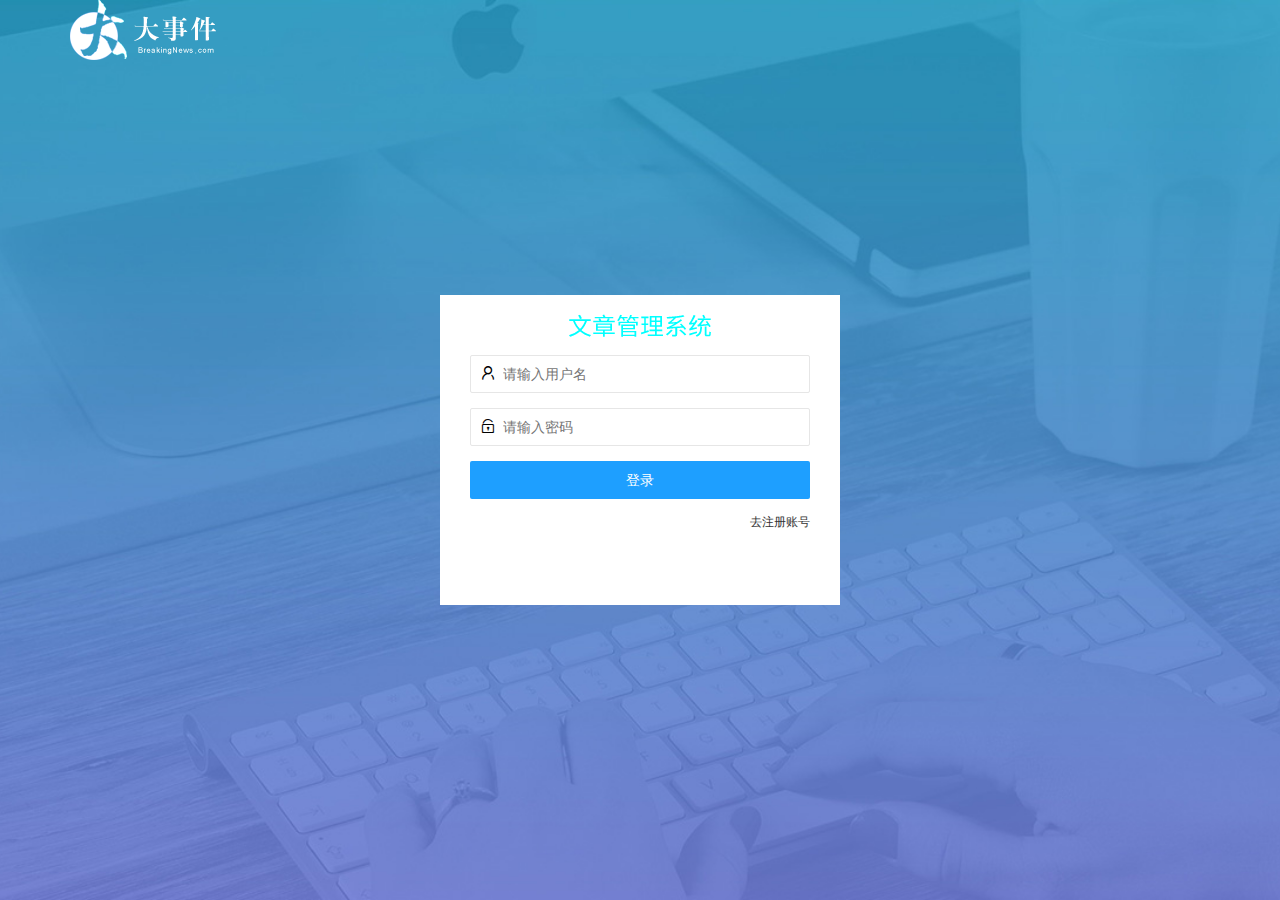
<file: login.html>
<!DOCTYPE html>
<html lang="en">

<head>
    <meta charset="UTF-8">
    <meta http-equiv="X-UA-Compatible" content="IE=edge">
    <meta name="viewport" content="width=device-width, initial-scale=1.0">
    <title>文章发布系统-登录/注册</title>
    <!-- 导入LayUI 样式 -->
    <link rel="stylesheet" href="/assets/lib/layui/css/layui.css">
    <!-- 导入自己的样式表 -->
    <link rel="stylesheet" href="assets/css/login.css">
</head>

<body>
    <!-- 头部Logo区域 -->
    <div class="layui-main">
        <img src="/assets/images/logo.png" alt="" />
    </div>

    <!-- 登录注册区域 -->
    <div class="loginAndRegister">
        <div class="title"></div>
        <!-- 登录的div -->
        <div class="login">
            <!-- 登录的表单 -->
            <form class="layui-form" id="form_login">
                <!-- 用户名 -->
                <div class="layui-form-item">
                    <i class="layui-icon layui-icon-username"></i>
                    <input type="text" name="username" required lay-verify="required" placeholder="请输入用户名" autocomplete="off" class="layui-input">
                </div>
                <!-- 密码 -->
                <div class="layui-form-item">
                    <i class="layui-icon layui-icon-password"></i>
                    <input type="password" name="password" required lay-verify="required|pwd" placeholder="请输入密码" autocomplete="off" class="layui-input">
                </div>
                <!-- 登录按钮 -->
                <div class="layui-form-item">
                    <!-- 注意：表单提交按钮和普通按钮的区别，就是 lay-submit 属性-->
                    <button class="layui-btn layui-btn-fluid layui-btn-normal" lay-submit>登录</button>
                </div>
                <div class="layui-form-item links">
                    <a href="javascript:;" id="link_register">去注册账号</a>
                </div>
            </form>
        </div>
        <!-- 注册的div -->
        <div class="register">
            <!-- 注册的表单 -->
            <form class="layui-form" id="form_register">
                <!-- 用户名 -->
                <div class="layui-form-item">
                    <i class="layui-icon layui-icon-username"></i>
                    <input type="text" name="username" required lay-verify="required" placeholder="请输入用户名" autocomplete="off" class="layui-input">
                </div>
                <!-- 密码 -->
                <div class="layui-form-item">
                    <i class="layui-icon layui-icon-password"></i>
                    <input type="password" name="password" required lay-verify="required|pwd" placeholder="请输入密码" autocomplete="off" class="layui-input">
                </div>
                <!-- 密码确认 -->
                <div class="layui-form-item">
                    <i class="layui-icon layui-icon-password"></i>
                    <input type="password" name="repassword" required lay-verify="required|pwd|repwd" placeholder="再次确认密码" autocomplete="off" class="layui-input">
                </div>
                <!-- 注册按钮 -->
                <div class="layui-form-item">
                    <!-- 注意：表单提交按钮和普通按钮的区别，就是 lay-submit 属性-->
                    <button class="layui-btn layui-btn-fluid layui-btn-normal" lay-submit>注册</button>
                </div>
                <div class="layui-form-item links">
                    <a href="javascript:;" id="link_login">去登录</a>
                </div>
            </form>
        </div>
    </div>
    <!-- 导入 Layui 的JS文件 -->
    <script src="/assets//lib/layui/layui.all.js"></script>
    <!-- 导入jQuery -->
    <script src="/assets//lib/jquery.js"></script>
    <!-- 导入自己封装的baseAPI.js -->
    <script src="/assets/js/baseAPI.js"></script>
    <!-- 导入自己的JavaScript 脚本 -->
    <script src="/assets/js/login.js"></script>
</body>

</html>
</file>
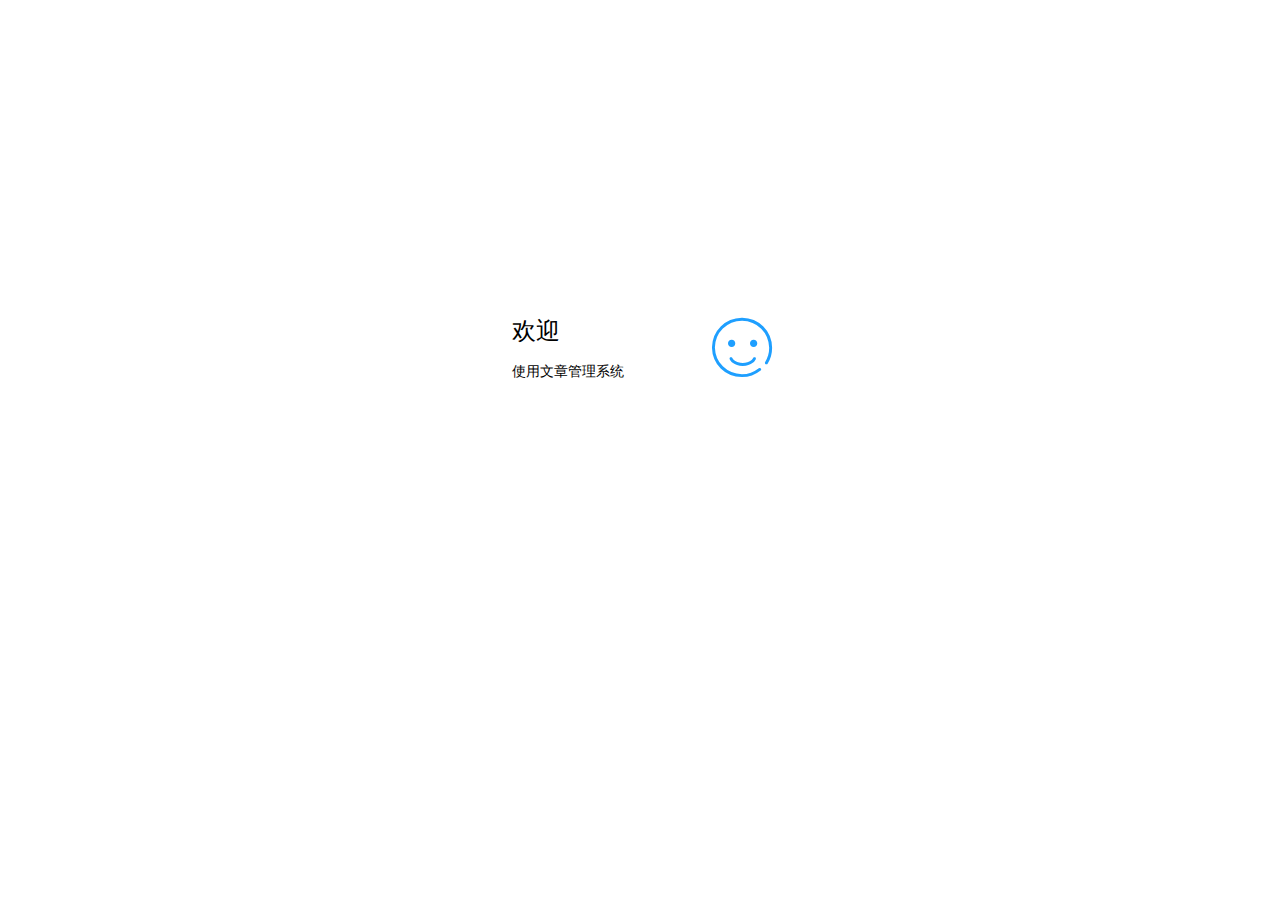
<file: home/welcome.html>
<!DOCTYPE html>
<html lang="en">

<head>
    <meta charset="UTF-8">
    <meta http-equiv="X-UA-Compatible" content="IE=edge">
    <meta name="viewport" content="width=device-width, initial-scale=1.0">
    <title>用户访问统计</title>
    <link rel="stylesheet" href="/assets/css/welcome.css">
    <link rel="stylesheet" href="/assets/lib/layui/css/layui.css">
</head>

<body>
    <div class="welcome">
        <p class="wel">欢迎</p><br/>
        <p>使用文章管理系统</p>
        <i class="layui-icon layui-icon-face-smile" style="font-size: 60px; color: #1E9FFF;"></i>
    </div>
</body>

</html>
</file>
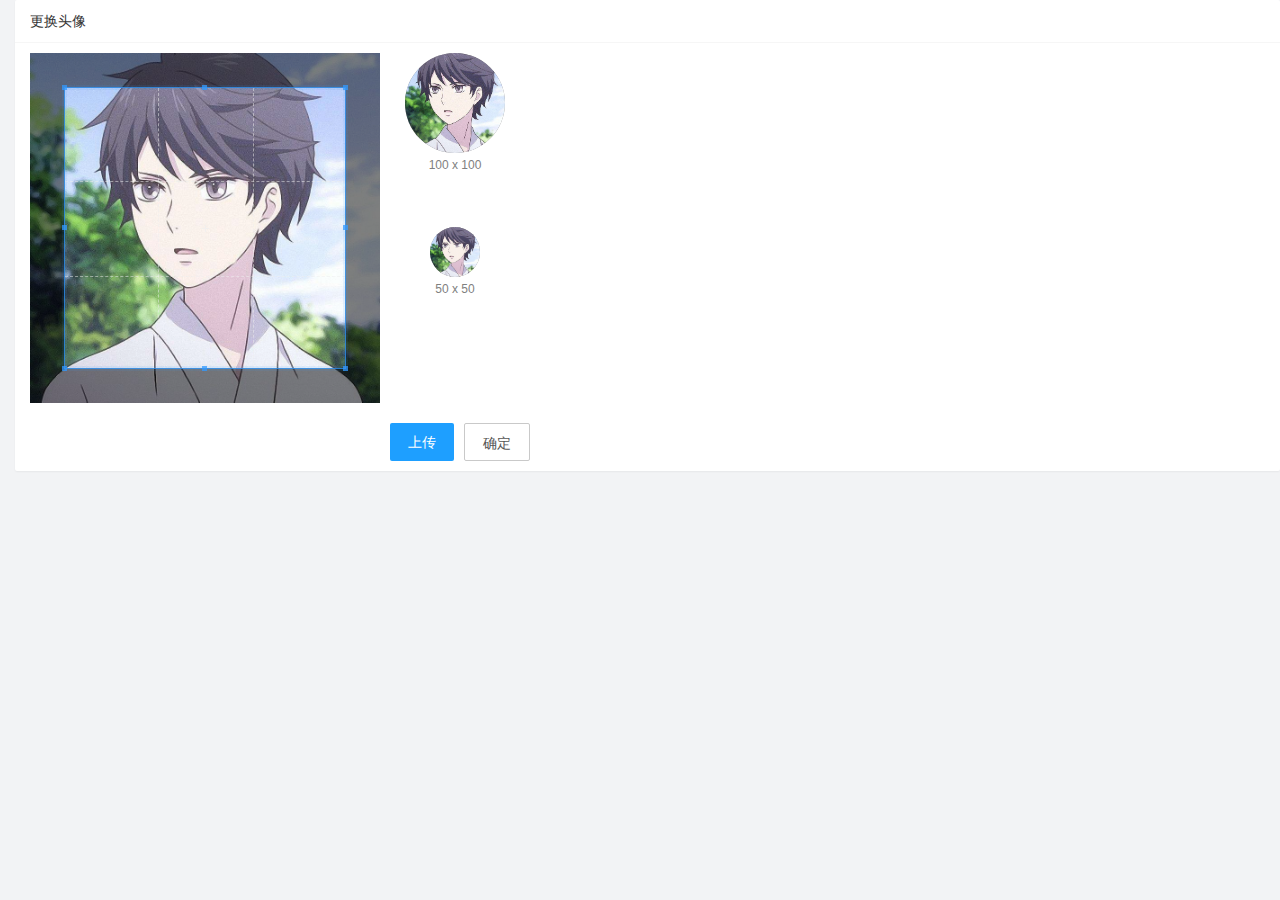
<file: user/user_avatar.html>
<!DOCTYPE html>
<html lang="en">

<head>
    <meta charset="UTF-8">
    <meta http-equiv="X-UA-Compatible" content="IE=edge">
    <meta name="viewport" content="width=device-width, initial-scale=1.0">
    <title>更换头像</title>
    <!-- 导入LayUI 样式 -->
    <link rel="stylesheet" href="/assets/lib/layui/css/layui.css">
    <!-- 导入cropper样式 -->
    <link rel="stylesheet" href="/assets/lib/cropper/cropper.css" />
    <!-- 导入自己的样式表 -->
    <link rel="stylesheet" href="/assets/css/user/user_avatar.css">
</head>

<body>
    <!-- 卡片区域 -->
    <div class="layui-card">
        <div class="layui-card-header">更换头像</div>
        <div class="layui-card-body">
            <!-- 第一行的图片裁剪和预览区域 -->
            <div class="row1">
                <!-- 图片裁剪区域 -->
                <div class="cropper-box">
                    <!-- 这个 img 标签很重要，将来会把它初始化为裁剪区域 -->
                    <img id="image" src="/assets/images/sample.jpg" />
                </div>
                <!-- 图片的预览区域 -->
                <div class="preview-box">
                    <div>
                        <!-- 宽高为 100px 的预览区域 -->
                        <div class="img-preview w100"></div>
                        <p class="size">100 x 100</p>
                    </div>
                    <div>
                        <!-- 宽高为 50px 的预览区域 -->
                        <div class="img-preview w50"></div>
                        <p class="size">50 x 50</p>
                    </div>
                </div>
            </div>

            <!-- 第二行的按钮区域 -->
            <div class="row2">
                <!-- 通过accept属性，可以指定，允许用户选择什么类型的文件 -->
                <input type="file" id="file" accept="image/png,image/jpeg">
                <button type="button" class="layui-btn layui-btn-normal" id="btnChooseImage">上传</button>
                <button type="button" class="layui-btn layui-btn-primary" id="btnUpload">确定</button>
            </div>
        </div>
    </div>
    <!-- 导入 layui 的JS文件 -->
    <script src="/assets//lib/layui/layui.all.js"></script>
    <!-- 导入jQuery -->
    <script src="/assets//lib/jquery.js"></script>
    <script src="/assets/lib/cropper/Cropper.js"></script>
    <script src="/assets/lib/cropper/jquery-cropper.js"></script>
    <!-- 导入自己封装的baseAPI.js -->
    <script src="/assets/js/baseAPI.js"></script>
    <!-- 导入自己的JavaScript 脚本 -->
    <script src="/assets/js/user/user_avatar.js"></script>
</body>

</html>
</file>
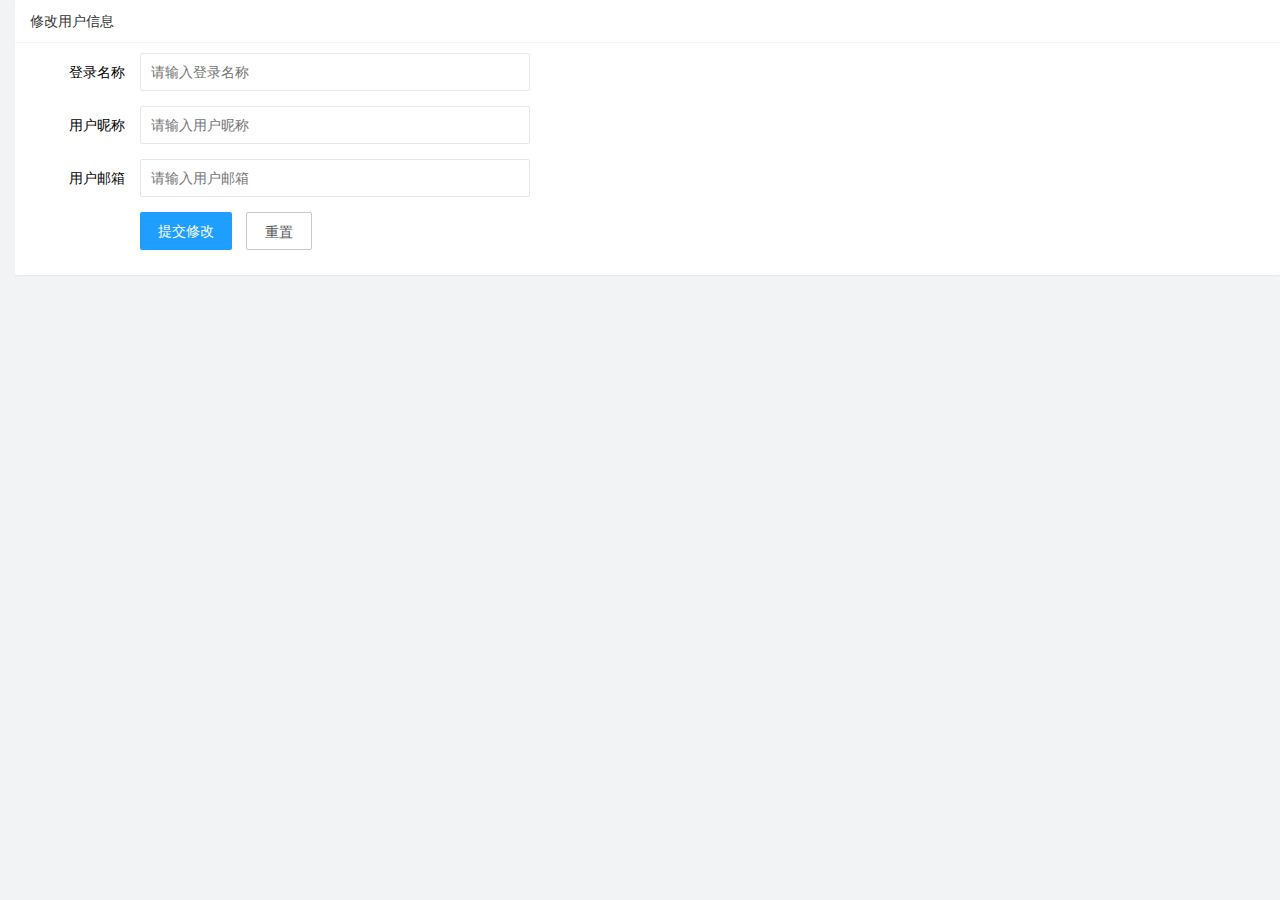
<file: user/user_info.html>
<!DOCTYPE html>
<html lang="en">

<head>
    <meta charset="UTF-8">
    <meta http-equiv="X-UA-Compatible" content="IE=edge">
    <meta name="viewport" content="width=device-width, initial-scale=1.0">
    <title>修改用户信息</title>
    <!-- 导入LayUI 样式 -->
    <link rel="stylesheet" href="/assets/lib/layui/css/layui.css">
    <!-- 导入自己的样式表 -->
    <link rel="stylesheet" href="/assets/css/user/user_info.css">
</head>

<body>
    <!-- 卡片区域 -->
    <div class="layui-card">
        <div class="layui-card-header">修改用户信息</div>
        <div class="layui-card-body">
            <!-- form表单区域 -->
            <form class="layui-form" lay-filter="formUserInfo">
                <!--这是隐藏域  -->
                <input type="hidden" name="id" value="" />

                <div class="layui-form-item">
                    <label class="layui-form-label">登录名称</label>
                    <div class="layui-input-block">
                        <input type="text" name="username" required lay-verify="required" placeholder="请输入登录名称" autocomplete="off" class="layui-input" readonly>
                    </div>
                </div>
                <div class="layui-form-item">
                    <label class="layui-form-label">用户昵称</label>
                    <div class="layui-input-block">
                        <input type="text" name="nickname" required lay-verify="required|nickname" placeholder="请输入用户昵称" autocomplete="off" class="layui-input">
                    </div>
                </div>
                <div class="layui-form-item">
                    <label class="layui-form-label">用户邮箱</label>
                    <div class="layui-input-block">
                        <input type="text" name="email" required lay-verify="required|email" placeholder="请输入用户邮箱" autocomplete="off" class="layui-input">
                    </div>
                </div>
                <div class="layui-form-item">
                    <div class="layui-input-block">
                        <button class="layui-btn layui-btn-normal" lay-submit>提交修改</button>
                        <button type="reset" class="layui-btn layui-btn-primary" id="btnReset">重置</button>
                    </div>
                </div>
            </form>
        </div>
    </div>
    <!-- 导入 layui 的JS文件 -->
    <script src="/assets//lib/layui/layui.all.js"></script>
    <!-- 导入jQuery -->
    <script src="/assets//lib/jquery.js"></script>
    <!-- 导入自己封装的baseAPI.js -->
    <script src="/assets/js/baseAPI.js"></script>
    <!-- 导入自己的JavaScript 脚本 -->
    <script src="/assets/js/user/user_info.js"></script>
</body>

</html>
</file>
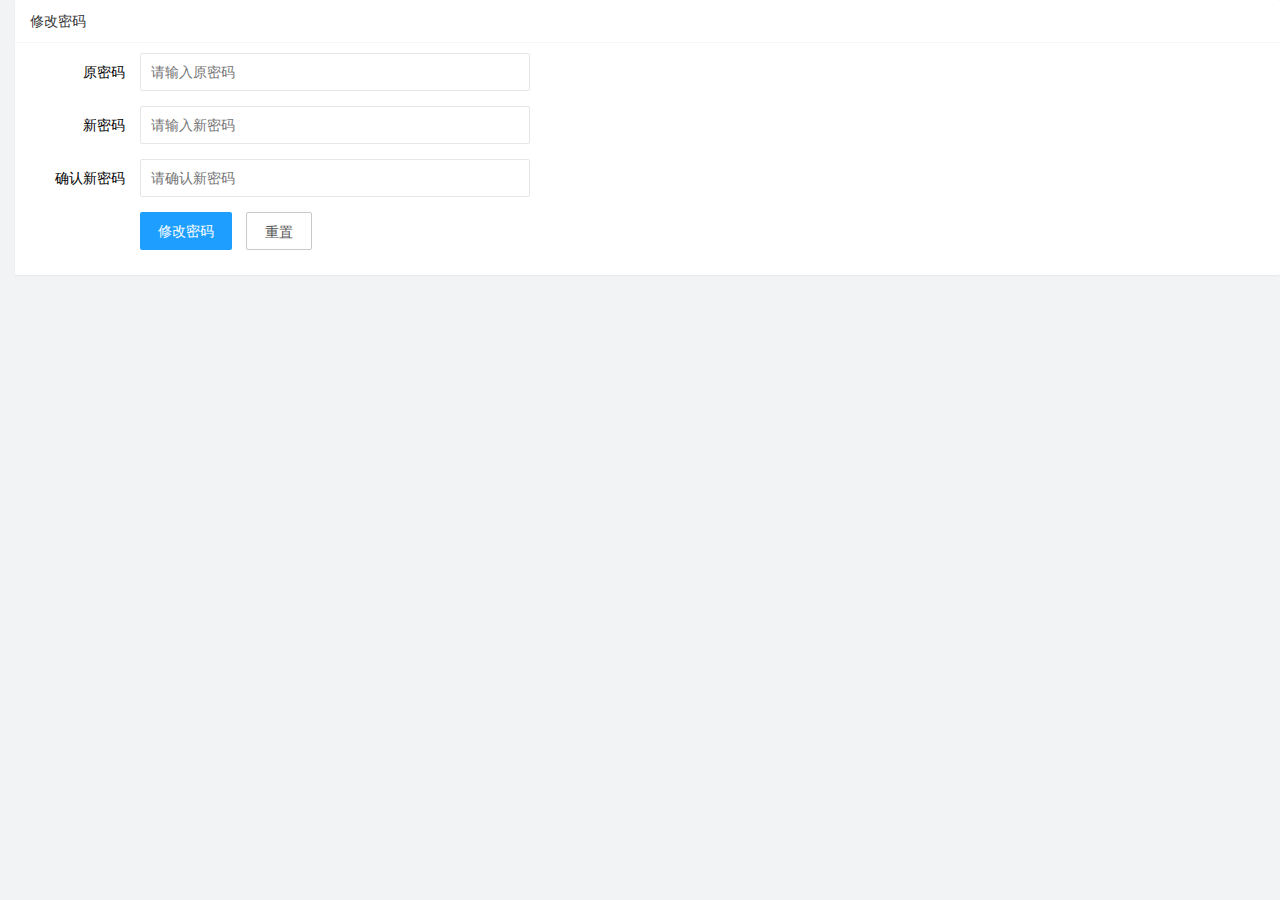
<file: user/user_pwd.html>
<!DOCTYPE html>
<html lang="en">

<head>
    <meta charset="UTF-8">
    <meta http-equiv="X-UA-Compatible" content="IE=edge">
    <meta name="viewport" content="width=device-width, initial-scale=1.0">
    <title>修改密码</title>
    <!-- 导入LayUI 样式 -->
    <link rel="stylesheet" href="/assets/lib/layui/css/layui.css">
    <!-- 导入自己的样式表 -->
    <link rel="stylesheet" href="/assets/css/user/user_pwd.css">
</head>

<body>
    <!-- 卡片区域 -->
    <div class="layui-card">
        <div class="layui-card-header">修改密码</div>
        <div class="layui-card-body">
            <form class="layui-form">
                <div class="layui-form-item">
                    <label class="layui-form-label">原密码</label>
                    <div class="layui-input-block">
                        <input type="password" name="oldPwd" required lay-verify="required|pwd" placeholder="请输入原密码" autocomplete="off" class="layui-input">
                    </div>
                </div>
                <div class="layui-form-item">
                    <label class="layui-form-label">新密码</label>
                    <div class="layui-input-block">
                        <input type="password" name="newPwd" required lay-verify="required|pwd|samePwd" placeholder="请输入新密码" autocomplete="off" class="layui-input">
                    </div>
                </div>
                <div class="layui-form-item">
                    <label class="layui-form-label">确认新密码</label>
                    <div class="layui-input-block">
                        <input type="password" name="rePwd" required lay-verify="required|pwd|rePwd" placeholder="请确认新密码" autocomplete="off" class="layui-input">
                    </div>
                </div>
                <div class="layui-form-item">
                    <div class="layui-input-block">
                        <button class="layui-btn layui-btn-normal" lay-submit>修改密码</button>
                        <button type="reset" class="layui-btn layui-btn-primary">重置</button>
                    </div>
                </div>
            </form>
        </div>
    </div>
    <!-- 导入 layui 的JS文件 -->
    <script src="/assets//lib/layui/layui.all.js"></script>
    <!-- 导入jQuery -->
    <script src="/assets//lib/jquery.js"></script>
    <!-- 导入自己封装的baseAPI.js -->
    <script src="/assets/js/baseAPI.js"></script>
    <!-- 导入自己的JavaScript 脚本 -->
    <script src="/assets/js/user/user_pwd.js"></script>
</body>

</html>
</file>
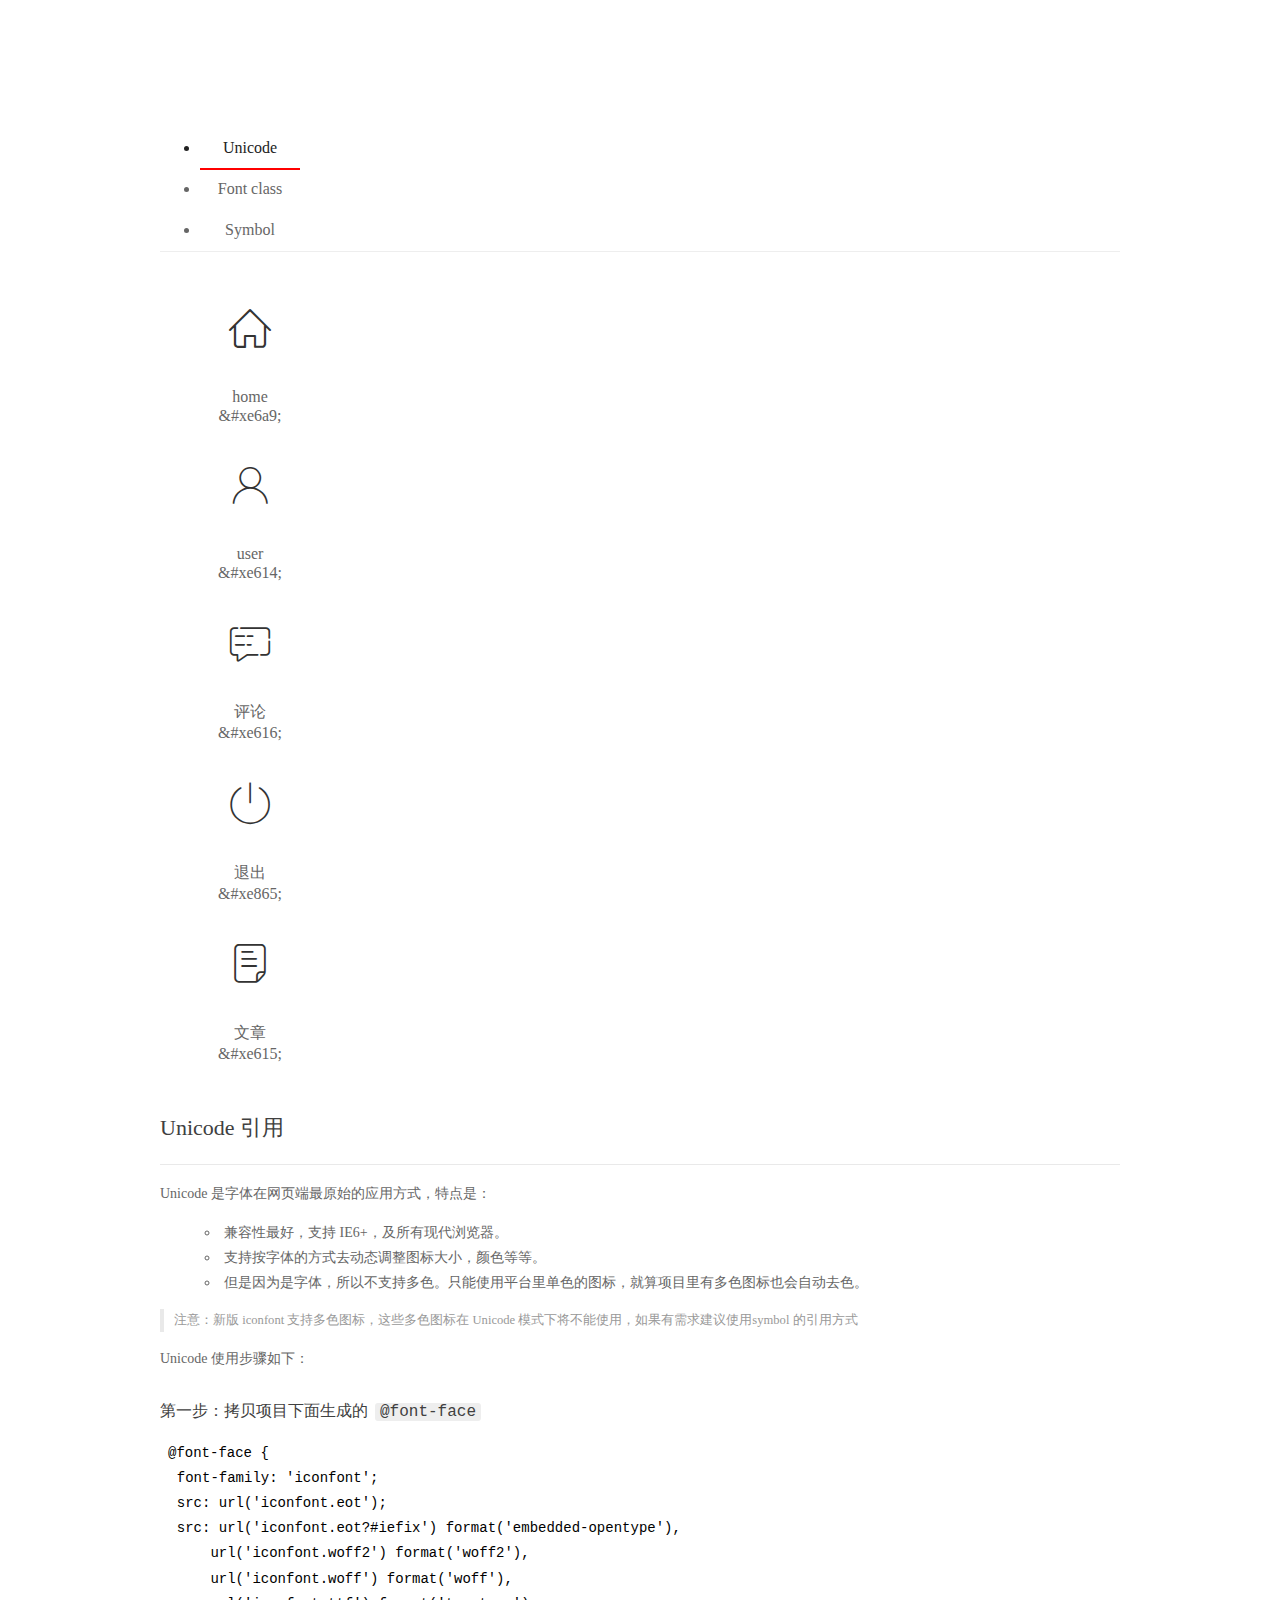
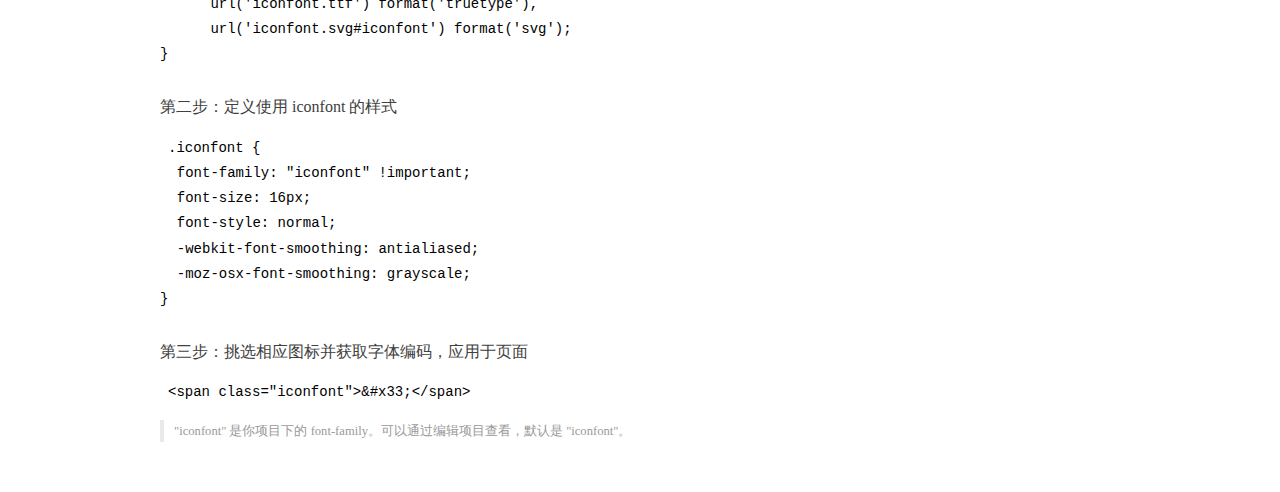
<file: assets/fonts/demo_index.html>
<!DOCTYPE html>
<html>
<head>
  <meta charset="utf-8"/>
  <title>IconFont Demo</title>
  <link rel="shortcut icon" href="https://gtms04.alicdn.com/tps/i4/TB1_oz6GVXXXXaFXpXXJDFnIXXX-64-64.ico" type="image/x-icon"/>
  <link rel="stylesheet" href="https://g.alicdn.com/thx/cube/1.3.2/cube.min.css">
  <link rel="stylesheet" href="demo.css">
  <link rel="stylesheet" href="iconfont.css">
  <script src="iconfont.js"></script>
  <!-- jQuery -->
  <script src="https://a1.alicdn.com/oss/uploads/2018/12/26/7bfddb60-08e8-11e9-9b04-53e73bb6408b.js"></script>
  <!-- 代码高亮 -->
  <script src="https://a1.alicdn.com/oss/uploads/2018/12/26/a3f714d0-08e6-11e9-8a15-ebf944d7534c.js"></script>
</head>
<body>
  <div class="main">
    <h1 class="logo"><a href="https://www.iconfont.cn/" title="iconfont 首页" target="_blank">&#xe86b;</a></h1>
    <div class="nav-tabs">
      <ul id="tabs" class="dib-box">
        <li class="dib active"><span>Unicode</span></li>
        <li class="dib"><span>Font class</span></li>
        <li class="dib"><span>Symbol</span></li>
      </ul>
      
    </div>
    <div class="tab-container">
      <div class="content unicode" style="display: block;">
          <ul class="icon_lists dib-box">
          
            <li class="dib">
              <span class="icon iconfont">&#xe6a9;</span>
                <div class="name">home</div>
                <div class="code-name">&amp;#xe6a9;</div>
              </li>
          
            <li class="dib">
              <span class="icon iconfont">&#xe614;</span>
                <div class="name">user</div>
                <div class="code-name">&amp;#xe614;</div>
              </li>
          
            <li class="dib">
              <span class="icon iconfont">&#xe616;</span>
                <div class="name">评论</div>
                <div class="code-name">&amp;#xe616;</div>
              </li>
          
            <li class="dib">
              <span class="icon iconfont">&#xe865;</span>
                <div class="name">退出</div>
                <div class="code-name">&amp;#xe865;</div>
              </li>
          
            <li class="dib">
              <span class="icon iconfont">&#xe615;</span>
                <div class="name">文章</div>
                <div class="code-name">&amp;#xe615;</div>
              </li>
          
          </ul>
          <div class="article markdown">
          <h2 id="unicode-">Unicode 引用</h2>
          <hr>

          <p>Unicode 是字体在网页端最原始的应用方式，特点是：</p>
          <ul>
            <li>兼容性最好，支持 IE6+，及所有现代浏览器。</li>
            <li>支持按字体的方式去动态调整图标大小，颜色等等。</li>
            <li>但是因为是字体，所以不支持多色。只能使用平台里单色的图标，就算项目里有多色图标也会自动去色。</li>
          </ul>
          <blockquote>
            <p>注意：新版 iconfont 支持多色图标，这些多色图标在 Unicode 模式下将不能使用，如果有需求建议使用symbol 的引用方式</p>
          </blockquote>
          <p>Unicode 使用步骤如下：</p>
          <h3 id="-font-face">第一步：拷贝项目下面生成的 <code>@font-face</code></h3>
<pre><code class="language-css"
>@font-face {
  font-family: 'iconfont';
  src: url('iconfont.eot');
  src: url('iconfont.eot?#iefix') format('embedded-opentype'),
      url('iconfont.woff2') format('woff2'),
      url('iconfont.woff') format('woff'),
      url('iconfont.ttf') format('truetype'),
      url('iconfont.svg#iconfont') format('svg');
}
</code></pre>
          <h3 id="-iconfont-">第二步：定义使用 iconfont 的样式</h3>
<pre><code class="language-css"
>.iconfont {
  font-family: "iconfont" !important;
  font-size: 16px;
  font-style: normal;
  -webkit-font-smoothing: antialiased;
  -moz-osx-font-smoothing: grayscale;
}
</code></pre>
          <h3 id="-">第三步：挑选相应图标并获取字体编码，应用于页面</h3>
<pre>
<code class="language-html"
>&lt;span class="iconfont"&gt;&amp;#x33;&lt;/span&gt;
</code></pre>
          <blockquote>
            <p>"iconfont" 是你项目下的 font-family。可以通过编辑项目查看，默认是 "iconfont"。</p>
          </blockquote>
          </div>
      </div>
      <div class="content font-class">
        <ul class="icon_lists dib-box">
          
          <li class="dib">
            <span class="icon iconfont icon-home"></span>
            <div class="name">
              home
            </div>
            <div class="code-name">.icon-home
            </div>
          </li>
          
          <li class="dib">
            <span class="icon iconfont icon-user"></span>
            <div class="name">
              user
            </div>
            <div class="code-name">.icon-user
            </div>
          </li>
          
          <li class="dib">
            <span class="icon iconfont icon-pinglun"></span>
            <div class="name">
              评论
            </div>
            <div class="code-name">.icon-pinglun
            </div>
          </li>
          
          <li class="dib">
            <span class="icon iconfont icon-tuichu"></span>
            <div class="name">
              退出
            </div>
            <div class="code-name">.icon-tuichu
            </div>
          </li>
          
          <li class="dib">
            <span class="icon iconfont icon-16"></span>
            <div class="name">
              文章
            </div>
            <div class="code-name">.icon-16
            </div>
          </li>
          
        </ul>
        <div class="article markdown">
        <h2 id="font-class-">font-class 引用</h2>
        <hr>

        <p>font-class 是 Unicode 使用方式的一种变种，主要是解决 Unicode 书写不直观，语意不明确的问题。</p>
        <p>与 Unicode 使用方式相比，具有如下特点：</p>
        <ul>
          <li>兼容性良好，支持 IE8+，及所有现代浏览器。</li>
          <li>相比于 Unicode 语意明确，书写更直观。可以很容易分辨这个 icon 是什么。</li>
          <li>因为使用 class 来定义图标，所以当要替换图标时，只需要修改 class 里面的 Unicode 引用。</li>
          <li>不过因为本质上还是使用的字体，所以多色图标还是不支持的。</li>
        </ul>
        <p>使用步骤如下：</p>
        <h3 id="-fontclass-">第一步：引入项目下面生成的 fontclass 代码：</h3>
<pre><code class="language-html">&lt;link rel="stylesheet" href="./iconfont.css"&gt;
</code></pre>
        <h3 id="-">第二步：挑选相应图标并获取类名，应用于页面：</h3>
<pre><code class="language-html">&lt;span class="iconfont icon-xxx"&gt;&lt;/span&gt;
</code></pre>
        <blockquote>
          <p>"
            iconfont" 是你项目下的 font-family。可以通过编辑项目查看，默认是 "iconfont"。</p>
        </blockquote>
      </div>
      </div>
      <div class="content symbol">
          <ul class="icon_lists dib-box">
          
            <li class="dib">
                <svg class="icon svg-icon" aria-hidden="true">
                  <use xlink:href="#icon-home"></use>
                </svg>
                <div class="name">home</div>
                <div class="code-name">#icon-home</div>
            </li>
          
            <li class="dib">
                <svg class="icon svg-icon" aria-hidden="true">
                  <use xlink:href="#icon-user"></use>
                </svg>
                <div class="name">user</div>
                <div class="code-name">#icon-user</div>
            </li>
          
            <li class="dib">
                <svg class="icon svg-icon" aria-hidden="true">
                  <use xlink:href="#icon-pinglun"></use>
                </svg>
                <div class="name">评论</div>
                <div class="code-name">#icon-pinglun</div>
            </li>
          
            <li class="dib">
                <svg class="icon svg-icon" aria-hidden="true">
                  <use xlink:href="#icon-tuichu"></use>
                </svg>
                <div class="name">退出</div>
                <div class="code-name">#icon-tuichu</div>
            </li>
          
            <li class="dib">
                <svg class="icon svg-icon" aria-hidden="true">
                  <use xlink:href="#icon-16"></use>
                </svg>
                <div class="name">文章</div>
                <div class="code-name">#icon-16</div>
            </li>
          
          </ul>
          <div class="article markdown">
          <h2 id="symbol-">Symbol 引用</h2>
          <hr>

          <p>这是一种全新的使用方式，应该说这才是未来的主流，也是平台目前推荐的用法。相关介绍可以参考这篇<a href="">文章</a>
            这种用法其实是做了一个 SVG 的集合，与另外两种相比具有如下特点：</p>
          <ul>
            <li>支持多色图标了，不再受单色限制。</li>
            <li>通过一些技巧，支持像字体那样，通过 <code>font-size</code>, <code>color</code> 来调整样式。</li>
            <li>兼容性较差，支持 IE9+，及现代浏览器。</li>
            <li>浏览器渲染 SVG 的性能一般，还不如 png。</li>
          </ul>
          <p>使用步骤如下：</p>
          <h3 id="-symbol-">第一步：引入项目下面生成的 symbol 代码：</h3>
<pre><code class="language-html">&lt;script src="./iconfont.js"&gt;&lt;/script&gt;
</code></pre>
          <h3 id="-css-">第二步：加入通用 CSS 代码（引入一次就行）：</h3>
<pre><code class="language-html">&lt;style&gt;
.icon {
  width: 1em;
  height: 1em;
  vertical-align: -0.15em;
  fill: currentColor;
  overflow: hidden;
}
&lt;/style&gt;
</code></pre>
          <h3 id="-">第三步：挑选相应图标并获取类名，应用于页面：</h3>
<pre><code class="language-html">&lt;svg class="icon" aria-hidden="true"&gt;
  &lt;use xlink:href="#icon-xxx"&gt;&lt;/use&gt;
&lt;/svg&gt;
</code></pre>
          </div>
      </div>

    </div>
  </div>
  <script>
  $(document).ready(function () {
      $('.tab-container .content:first').show()

      $('#tabs li').click(function (e) {
        var tabContent = $('.tab-container .content')
        var index = $(this).index()

        if ($(this).hasClass('active')) {
          return
        } else {
          $('#tabs li').removeClass('active')
          $(this).addClass('active')

          tabContent.hide().eq(index).fadeIn()
        }
      })
    })
  </script>
</body>
</html>
</file>
<file: assets/lib/layui/css/layui.css>
/** layui-v2.5.5 MIT License By https://www.layui.com */
 .layui-inline,img{display:inline-block;vertical-align:middle}h1,h2,h3,h4,h5,h6{font-weight:400}.layui-edge,.layui-header,.layui-inline,.layui-main{position:relative}.layui-body,.layui-edge,.layui-elip{overflow:hidden}.layui-btn,.layui-edge,.layui-inline,img{vertical-align:middle}.layui-btn,.layui-disabled,.layui-icon,.layui-unselect{-moz-user-select:none;-webkit-user-select:none;-ms-user-select:none}.layui-elip,.layui-form-checkbox span,.layui-form-pane .layui-form-label{text-overflow:ellipsis;white-space:nowrap}.layui-breadcrumb,.layui-tree-btnGroup{visibility:hidden}blockquote,body,button,dd,div,dl,dt,form,h1,h2,h3,h4,h5,h6,input,li,ol,p,pre,td,textarea,th,ul{margin:0;padding:0;-webkit-tap-highlight-color:rgba(0,0,0,0)}a:active,a:hover{outline:0}img{border:none}li{list-style:none}table{border-collapse:collapse;border-spacing:0}h4,h5,h6{font-size:100%}button,input,optgroup,option,select,textarea{font-family:inherit;font-size:inherit;font-style:inherit;font-weight:inherit;outline:0}pre{white-space:pre-wrap;white-space:-moz-pre-wrap;white-space:-pre-wrap;white-space:-o-pre-wrap;word-wrap:break-word}body{line-height:24px;font:14px Helvetica Neue,Helvetica,PingFang SC,Tahoma,Arial,sans-serif}hr{height:1px;margin:10px 0;border:0;clear:both}a{color:#333;text-decoration:none}a:hover{color:#777}a cite{font-style:normal;*cursor:pointer}.layui-border-box,.layui-border-box *{box-sizing:border-box}.layui-box,.layui-box *{box-sizing:content-box}.layui-clear{clear:both;*zoom:1}.layui-clear:after{content:'\20';clear:both;*zoom:1;display:block;height:0}.layui-inline{*display:inline;*zoom:1}.layui-edge{display:inline-block;width:0;height:0;border-width:6px;border-style:dashed;border-color:transparent}.layui-edge-top{top:-4px;border-bottom-color:#999;border-bottom-style:solid}.layui-edge-right{border-left-color:#999;border-left-style:solid}.layui-edge-bottom{top:2px;border-top-color:#999;border-top-style:solid}.layui-edge-left{border-right-color:#999;border-right-style:solid}.layui-disabled,.layui-disabled:hover{color:#d2d2d2!important;cursor:not-allowed!important}.layui-circle{border-radius:100%}.layui-show{display:block!important}.layui-hide{display:none!important}@font-face{font-family:layui-icon;src:url(../font/iconfont.eot?v=250);src:url(../font/iconfont.eot?v=250#iefix) format('embedded-opentype'),url(../font/iconfont.woff2?v=250) format('woff2'),url(../font/iconfont.woff?v=250) format('woff'),url(../font/iconfont.ttf?v=250) format('truetype'),url(../font/iconfont.svg?v=250#layui-icon) format('svg')}.layui-icon{font-family:layui-icon!important;font-size:16px;font-style:normal;-webkit-font-smoothing:antialiased;-moz-osx-font-smoothing:grayscale}.layui-icon-reply-fill:before{content:"\e611"}.layui-icon-set-fill:before{content:"\e614"}.layui-icon-menu-fill:before{content:"\e60f"}.layui-icon-search:before{content:"\e615"}.layui-icon-share:before{content:"\e641"}.layui-icon-set-sm:before{content:"\e620"}.layui-icon-engine:before{content:"\e628"}.layui-icon-close:before{content:"\1006"}.layui-icon-close-fill:before{content:"\1007"}.layui-icon-chart-screen:before{content:"\e629"}.layui-icon-star:before{content:"\e600"}.layui-icon-circle-dot:before{content:"\e617"}.layui-icon-chat:before{content:"\e606"}.layui-icon-release:before{content:"\e609"}.layui-icon-list:before{content:"\e60a"}.layui-icon-chart:before{content:"\e62c"}.layui-icon-ok-circle:before{content:"\1005"}.layui-icon-layim-theme:before{content:"\e61b"}.layui-icon-table:before{content:"\e62d"}.layui-icon-right:before{content:"\e602"}.layui-icon-left:before{content:"\e603"}.layui-icon-cart-simple:before{content:"\e698"}.layui-icon-face-cry:before{content:"\e69c"}.layui-icon-face-smile:before{content:"\e6af"}.layui-icon-survey:before{content:"\e6b2"}.layui-icon-tree:before{content:"\e62e"}.layui-icon-upload-circle:before{content:"\e62f"}.layui-icon-add-circle:before{content:"\e61f"}.layui-icon-download-circle:before{content:"\e601"}.layui-icon-templeate-1:before{content:"\e630"}.layui-icon-util:before{content:"\e631"}.layui-icon-face-surprised:before{content:"\e664"}.layui-icon-edit:before{content:"\e642"}.layui-icon-speaker:before{content:"\e645"}.layui-icon-down:before{content:"\e61a"}.layui-icon-file:before{content:"\e621"}.layui-icon-layouts:before{content:"\e632"}.layui-icon-rate-half:before{content:"\e6c9"}.layui-icon-add-circle-fine:before{content:"\e608"}.layui-icon-prev-circle:before{content:"\e633"}.layui-icon-read:before{content:"\e705"}.layui-icon-404:before{content:"\e61c"}.layui-icon-carousel:before{content:"\e634"}.layui-icon-help:before{content:"\e607"}.layui-icon-code-circle:before{content:"\e635"}.layui-icon-water:before{content:"\e636"}.layui-icon-username:before{content:"\e66f"}.layui-icon-find-fill:before{content:"\e670"}.layui-icon-about:before{content:"\e60b"}.layui-icon-location:before{content:"\e715"}.layui-icon-up:before{content:"\e619"}.layui-icon-pause:before{content:"\e651"}.layui-icon-date:before{content:"\e637"}.layui-icon-layim-uploadfile:before{content:"\e61d"}.layui-icon-delete:before{content:"\e640"}.layui-icon-play:before{content:"\e652"}.layui-icon-top:before{content:"\e604"}.layui-icon-friends:before{content:"\e612"}.layui-icon-refresh-3:before{content:"\e9aa"}.layui-icon-ok:before{content:"\e605"}.layui-icon-layer:before{content:"\e638"}.layui-icon-face-smile-fine:before{content:"\e60c"}.layui-icon-dollar:before{content:"\e659"}.layui-icon-group:before{content:"\e613"}.layui-icon-layim-download:before{content:"\e61e"}.layui-icon-picture-fine:before{content:"\e60d"}.layui-icon-link:before{content:"\e64c"}.layui-icon-diamond:before{content:"\e735"}.layui-icon-log:before{content:"\e60e"}.layui-icon-rate-solid:before{content:"\e67a"}.layui-icon-fonts-del:before{content:"\e64f"}.layui-icon-unlink:before{content:"\e64d"}.layui-icon-fonts-clear:before{content:"\e639"}.layui-icon-triangle-r:before{content:"\e623"}.layui-icon-circle:before{content:"\e63f"}.layui-icon-radio:before{content:"\e643"}.layui-icon-align-center:before{content:"\e647"}.layui-icon-align-right:before{content:"\e648"}.layui-icon-align-left:before{content:"\e649"}.layui-icon-loading-1:before{content:"\e63e"}.layui-icon-return:before{content:"\e65c"}.layui-icon-fonts-strong:before{content:"\e62b"}.layui-icon-upload:before{content:"\e67c"}.layui-icon-dialogue:before{content:"\e63a"}.layui-icon-video:before{content:"\e6ed"}.layui-icon-headset:before{content:"\e6fc"}.layui-icon-cellphone-fine:before{content:"\e63b"}.layui-icon-add-1:before{content:"\e654"}.layui-icon-face-smile-b:before{content:"\e650"}.layui-icon-fonts-html:before{content:"\e64b"}.layui-icon-form:before{content:"\e63c"}.layui-icon-cart:before{content:"\e657"}.layui-icon-camera-fill:before{content:"\e65d"}.layui-icon-tabs:before{content:"\e62a"}.layui-icon-fonts-code:before{content:"\e64e"}.layui-icon-fire:before{content:"\e756"}.layui-icon-set:before{content:"\e716"}.layui-icon-fonts-u:before{content:"\e646"}.layui-icon-triangle-d:before{content:"\e625"}.layui-icon-tips:before{content:"\e702"}.layui-icon-picture:before{content:"\e64a"}.layui-icon-more-vertical:before{content:"\e671"}.layui-icon-flag:before{content:"\e66c"}.layui-icon-loading:before{content:"\e63d"}.layui-icon-fonts-i:before{content:"\e644"}.layui-icon-refresh-1:before{content:"\e666"}.layui-icon-rmb:before{content:"\e65e"}.layui-icon-home:before{content:"\e68e"}.layui-icon-user:before{content:"\e770"}.layui-icon-notice:before{content:"\e667"}.layui-icon-login-weibo:before{content:"\e675"}.layui-icon-voice:before{content:"\e688"}.layui-icon-upload-drag:before{content:"\e681"}.layui-icon-login-qq:before{content:"\e676"}.layui-icon-snowflake:before{content:"\e6b1"}.layui-icon-file-b:before{content:"\e655"}.layui-icon-template:before{content:"\e663"}.layui-icon-auz:before{content:"\e672"}.layui-icon-console:before{content:"\e665"}.layui-icon-app:before{content:"\e653"}.layui-icon-prev:before{content:"\e65a"}.layui-icon-website:before{content:"\e7ae"}.layui-icon-next:before{content:"\e65b"}.layui-icon-component:before{content:"\e857"}.layui-icon-more:before{content:"\e65f"}.layui-icon-login-wechat:before{content:"\e677"}.layui-icon-shrink-right:before{content:"\e668"}.layui-icon-spread-left:before{content:"\e66b"}.layui-icon-camera:before{content:"\e660"}.layui-icon-note:before{content:"\e66e"}.layui-icon-refresh:before{content:"\e669"}.layui-icon-female:before{content:"\e661"}.layui-icon-male:before{content:"\e662"}.layui-icon-password:before{content:"\e673"}.layui-icon-senior:before{content:"\e674"}.layui-icon-theme:before{content:"\e66a"}.layui-icon-tread:before{content:"\e6c5"}.layui-icon-praise:before{content:"\e6c6"}.layui-icon-star-fill:before{content:"\e658"}.layui-icon-rate:before{content:"\e67b"}.layui-icon-template-1:before{content:"\e656"}.layui-icon-vercode:before{content:"\e679"}.layui-icon-cellphone:before{content:"\e678"}.layui-icon-screen-full:before{content:"\e622"}.layui-icon-screen-restore:before{content:"\e758"}.layui-icon-cols:before{content:"\e610"}.layui-icon-export:before{content:"\e67d"}.layui-icon-print:before{content:"\e66d"}.layui-icon-slider:before{content:"\e714"}.layui-icon-addition:before{content:"\e624"}.layui-icon-subtraction:before{content:"\e67e"}.layui-icon-service:before{content:"\e626"}.layui-icon-transfer:before{content:"\e691"}.layui-main{width:1140px;margin:0 auto}.layui-header{z-index:1000;height:60px}.layui-header a:hover{transition:all .5s;-webkit-transition:all .5s}.layui-side{position:fixed;left:0;top:0;bottom:0;z-index:999;width:200px;overflow-x:hidden}.layui-side-scroll{position:relative;width:220px;height:100%;overflow-x:hidden}.layui-body{position:absolute;left:200px;right:0;top:0;bottom:0;z-index:998;width:auto;overflow-y:auto;box-sizing:border-box}.layui-layout-body{overflow:hidden}.layui-layout-admin .layui-header{background-color:#23262E}.layui-layout-admin .layui-side{top:60px;width:200px;overflow-x:hidden}.layui-layout-admin .layui-body{position:fixed;top:60px;bottom:44px}.layui-layout-admin .layui-main{width:auto;margin:0 15px}.layui-layout-admin .layui-footer{position:fixed;left:200px;right:0;bottom:0;height:44px;line-height:44px;padding:0 15px;background-color:#eee}.layui-layout-admin .layui-logo{position:absolute;left:0;top:0;width:200px;height:100%;line-height:60px;text-align:center;color:#009688;font-size:16px}.layui-layout-admin .layui-header .layui-nav{background:0 0}.layui-layout-left{position:absolute!important;left:200px;top:0}.layui-layout-right{position:absolute!important;right:0;top:0}.layui-container{position:relative;margin:0 auto;padding:0 15px;box-sizing:border-box}.layui-fluid{position:relative;margin:0 auto;padding:0 15px}.layui-row:after,.layui-row:before{content:'';display:block;clear:both}.layui-col-lg1,.layui-col-lg10,.layui-col-lg11,.layui-col-lg12,.layui-col-lg2,.layui-col-lg3,.layui-col-lg4,.layui-col-lg5,.layui-col-lg6,.layui-col-lg7,.layui-col-lg8,.layui-col-lg9,.layui-col-md1,.layui-col-md10,.layui-col-md11,.layui-col-md12,.layui-col-md2,.layui-col-md3,.layui-col-md4,.layui-col-md5,.layui-col-md6,.layui-col-md7,.layui-col-md8,.layui-col-md9,.layui-col-sm1,.layui-col-sm10,.layui-col-sm11,.layui-col-sm12,.layui-col-sm2,.layui-col-sm3,.layui-col-sm4,.layui-col-sm5,.layui-col-sm6,.layui-col-sm7,.layui-col-sm8,.layui-col-sm9,.layui-col-xs1,.layui-col-xs10,.layui-col-xs11,.layui-col-xs12,.layui-col-xs2,.layui-col-xs3,.layui-col-xs4,.layui-col-xs5,.layui-col-xs6,.layui-col-xs7,.layui-col-xs8,.layui-col-xs9{position:relative;display:block;box-sizing:border-box}.layui-col-xs1,.layui-col-xs10,.layui-col-xs11,.layui-col-xs12,.layui-col-xs2,.layui-col-xs3,.layui-col-xs4,.layui-col-xs5,.layui-col-xs6,.layui-col-xs7,.layui-col-xs8,.layui-col-xs9{float:left}.layui-col-xs1{width:8.33333333%}.layui-col-xs2{width:16.66666667%}.layui-col-xs3{width:25%}.layui-col-xs4{width:33.33333333%}.layui-col-xs5{width:41.66666667%}.layui-col-xs6{width:50%}.layui-col-xs7{width:58.33333333%}.layui-col-xs8{width:66.66666667%}.layui-col-xs9{width:75%}.layui-col-xs10{width:83.33333333%}.layui-col-xs11{width:91.66666667%}.layui-col-xs12{width:100%}.layui-col-xs-offset1{margin-left:8.33333333%}.layui-col-xs-offset2{margin-left:16.66666667%}.layui-col-xs-offset3{margin-left:25%}.layui-col-xs-offset4{margin-left:33.33333333%}.layui-col-xs-offset5{margin-left:41.66666667%}.layui-col-xs-offset6{margin-left:50%}.layui-col-xs-offset7{margin-left:58.33333333%}.layui-col-xs-offset8{margin-left:66.66666667%}.layui-col-xs-offset9{margin-left:75%}.layui-col-xs-offset10{margin-left:83.33333333%}.layui-col-xs-offset11{margin-left:91.66666667%}.layui-col-xs-offset12{margin-left:100%}@media screen and (max-width:768px){.layui-hide-xs{display:none!important}.layui-show-xs-block{display:block!important}.layui-show-xs-inline{display:inline!important}.layui-show-xs-inline-block{display:inline-block!important}}@media screen and (min-width:768px){.layui-container{width:750px}.layui-hide-sm{display:none!important}.layui-show-sm-block{display:block!important}.layui-show-sm-inline{display:inline!important}.layui-show-sm-inline-block{display:inline-block!important}.layui-col-sm1,.layui-col-sm10,.layui-col-sm11,.layui-col-sm12,.layui-col-sm2,.layui-col-sm3,.layui-col-sm4,.layui-col-sm5,.layui-col-sm6,.layui-col-sm7,.layui-col-sm8,.layui-col-sm9{float:left}.layui-col-sm1{width:8.33333333%}.layui-col-sm2{width:16.66666667%}.layui-col-sm3{width:25%}.layui-col-sm4{width:33.33333333%}.layui-col-sm5{width:41.66666667%}.layui-col-sm6{width:50%}.layui-col-sm7{width:58.33333333%}.layui-col-sm8{width:66.66666667%}.layui-col-sm9{width:75%}.layui-col-sm10{width:83.33333333%}.layui-col-sm11{width:91.66666667%}.layui-col-sm12{width:100%}.layui-col-sm-offset1{margin-left:8.33333333%}.layui-col-sm-offset2{margin-left:16.66666667%}.layui-col-sm-offset3{margin-left:25%}.layui-col-sm-offset4{margin-left:33.33333333%}.layui-col-sm-offset5{margin-left:41.66666667%}.layui-col-sm-offset6{margin-left:50%}.layui-col-sm-offset7{margin-left:58.33333333%}.layui-col-sm-offset8{margin-left:66.66666667%}.layui-col-sm-offset9{margin-left:75%}.layui-col-sm-offset10{margin-left:83.33333333%}.layui-col-sm-offset11{margin-left:91.66666667%}.layui-col-sm-offset12{margin-left:100%}}@media screen and (min-width:992px){.layui-container{width:970px}.layui-hide-md{display:none!important}.layui-show-md-block{display:block!important}.layui-show-md-inline{display:inline!important}.layui-show-md-inline-block{display:inline-block!important}.layui-col-md1,.layui-col-md10,.layui-col-md11,.layui-col-md12,.layui-col-md2,.layui-col-md3,.layui-col-md4,.layui-col-md5,.layui-col-md6,.layui-col-md7,.layui-col-md8,.layui-col-md9{float:left}.layui-col-md1{width:8.33333333%}.layui-col-md2{width:16.66666667%}.layui-col-md3{width:25%}.layui-col-md4{width:33.33333333%}.layui-col-md5{width:41.66666667%}.layui-col-md6{width:50%}.layui-col-md7{width:58.33333333%}.layui-col-md8{width:66.66666667%}.layui-col-md9{width:75%}.layui-col-md10{width:83.33333333%}.layui-col-md11{width:91.66666667%}.layui-col-md12{width:100%}.layui-col-md-offset1{margin-left:8.33333333%}.layui-col-md-offset2{margin-left:16.66666667%}.layui-col-md-offset3{margin-left:25%}.layui-col-md-offset4{margin-left:33.33333333%}.layui-col-md-offset5{margin-left:41.66666667%}.layui-col-md-offset6{margin-left:50%}.layui-col-md-offset7{margin-left:58.33333333%}.layui-col-md-offset8{margin-left:66.66666667%}.layui-col-md-offset9{margin-left:75%}.layui-col-md-offset10{margin-left:83.33333333%}.layui-col-md-offset11{margin-left:91.66666667%}.layui-col-md-offset12{margin-left:100%}}@media screen and (min-width:1200px){.layui-container{width:1170px}.layui-hide-lg{display:none!important}.layui-show-lg-block{display:block!important}.layui-show-lg-inline{display:inline!important}.layui-show-lg-inline-block{display:inline-block!important}.layui-col-lg1,.layui-col-lg10,.layui-col-lg11,.layui-col-lg12,.layui-col-lg2,.layui-col-lg3,.layui-col-lg4,.layui-col-lg5,.layui-col-lg6,.layui-col-lg7,.layui-col-lg8,.layui-col-lg9{float:left}.layui-col-lg1{width:8.33333333%}.layui-col-lg2{width:16.66666667%}.layui-col-lg3{width:25%}.layui-col-lg4{width:33.33333333%}.layui-col-lg5{width:41.66666667%}.layui-col-lg6{width:50%}.layui-col-lg7{width:58.33333333%}.layui-col-lg8{width:66.66666667%}.layui-col-lg9{width:75%}.layui-col-lg10{width:83.33333333%}.layui-col-lg11{width:91.66666667%}.layui-col-lg12{width:100%}.layui-col-lg-offset1{margin-left:8.33333333%}.layui-col-lg-offset2{margin-left:16.66666667%}.layui-col-lg-offset3{margin-left:25%}.layui-col-lg-offset4{margin-left:33.33333333%}.layui-col-lg-offset5{margin-left:41.66666667%}.layui-col-lg-offset6{margin-left:50%}.layui-col-lg-offset7{margin-left:58.33333333%}.layui-col-lg-offset8{margin-left:66.66666667%}.layui-col-lg-offset9{margin-left:75%}.layui-col-lg-offset10{margin-left:83.33333333%}.layui-col-lg-offset11{margin-left:91.66666667%}.layui-col-lg-offset12{margin-left:100%}}.layui-col-space1{margin:-.5px}.layui-col-space1>*{padding:.5px}.layui-col-space3{margin:-1.5px}.layui-col-space3>*{padding:1.5px}.layui-col-space5{margin:-2.5px}.layui-col-space5>*{padding:2.5px}.layui-col-space8{margin:-3.5px}.layui-col-space8>*{padding:3.5px}.layui-col-space10{margin:-5px}.layui-col-space10>*{padding:5px}.layui-col-space12{margin:-6px}.layui-col-space12>*{padding:6px}.layui-col-space15{margin:-7.5px}.layui-col-space15>*{padding:7.5px}.layui-col-space18{margin:-9px}.layui-col-space18>*{padding:9px}.layui-col-space20{margin:-10px}.layui-col-space20>*{padding:10px}.layui-col-space22{margin:-11px}.layui-col-space22>*{padding:11px}.layui-col-space25{margin:-12.5px}.layui-col-space25>*{padding:12.5px}.layui-col-space30{margin:-15px}.layui-col-space30>*{padding:15px}.layui-btn,.layui-input,.layui-select,.layui-textarea,.layui-upload-button{outline:0;-webkit-appearance:none;transition:all .3s;-webkit-transition:all .3s;box-sizing:border-box}.layui-elem-quote{margin-bottom:10px;padding:15px;line-height:22px;border-left:5px solid #009688;border-radius:0 2px 2px 0;background-color:#f2f2f2}.layui-quote-nm{border-style:solid;border-width:1px 1px 1px 5px;background:0 0}.layui-elem-field{margin-bottom:10px;padding:0;border-width:1px;border-style:solid}.layui-elem-field legend{margin-left:20px;padding:0 10px;font-size:20px;font-weight:300}.layui-field-title{margin:10px 0 20px;border-width:1px 0 0}.layui-field-box{padding:10px 15px}.layui-field-title .layui-field-box{padding:10px 0}.layui-progress{position:relative;height:6px;border-radius:20px;background-color:#e2e2e2}.layui-progress-bar{position:absolute;left:0;top:0;width:0;max-width:100%;height:6px;border-radius:20px;text-align:right;background-color:#5FB878;transition:all .3s;-webkit-transition:all .3s}.layui-progress-big,.layui-progress-big .layui-progress-bar{height:18px;line-height:18px}.layui-progress-text{position:relative;top:-20px;line-height:18px;font-size:12px;color:#666}.layui-progress-big .layui-progress-text{position:static;padding:0 10px;color:#fff}.layui-collapse{border-width:1px;border-style:solid;border-radius:2px}.layui-colla-content,.layui-colla-item{border-top-width:1px;border-top-style:solid}.layui-colla-item:first-child{border-top:none}.layui-colla-title{position:relative;height:42px;line-height:42px;padding:0 15px 0 35px;color:#333;background-color:#f2f2f2;cursor:pointer;font-size:14px;overflow:hidden}.layui-colla-content{display:none;padding:10px 15px;line-height:22px;color:#666}.layui-colla-icon{position:absolute;left:15px;top:0;font-size:14px}.layui-card{margin-bottom:15px;border-radius:2px;background-color:#fff;box-shadow:0 1px 2px 0 rgba(0,0,0,.05)}.layui-card:last-child{margin-bottom:0}.layui-card-header{position:relative;height:42px;line-height:42px;padding:0 15px;border-bottom:1px solid #f6f6f6;color:#333;border-radius:2px 2px 0 0;font-size:14px}.layui-bg-black,.layui-bg-blue,.layui-bg-cyan,.layui-bg-green,.layui-bg-orange,.layui-bg-red{color:#fff!important}.layui-card-body{position:relative;padding:10px 15px;line-height:24px}.layui-card-body[pad15]{padding:15px}.layui-card-body[pad20]{padding:20px}.layui-card-body .layui-table{margin:5px 0}.layui-card .layui-tab{margin:0}.layui-panel-window{position:relative;padding:15px;border-radius:0;border-top:5px solid #E6E6E6;background-color:#fff}.layui-auxiliar-moving{position:fixed;left:0;right:0;top:0;bottom:0;width:100%;height:100%;background:0 0;z-index:9999999999}.layui-form-label,.layui-form-mid,.layui-form-select,.layui-input-block,.layui-input-inline,.layui-textarea{position:relative}.layui-bg-red{background-color:#FF5722!important}.layui-bg-orange{background-color:#FFB800!important}.layui-bg-green{background-color:#009688!important}.layui-bg-cyan{background-color:#2F4056!important}.layui-bg-blue{background-color:#1E9FFF!important}.layui-bg-black{background-color:#393D49!important}.layui-bg-gray{background-color:#eee!important;color:#666!important}.layui-badge-rim,.layui-colla-content,.layui-colla-item,.layui-collapse,.layui-elem-field,.layui-form-pane .layui-form-item[pane],.layui-form-pane .layui-form-label,.layui-input,.layui-layedit,.layui-layedit-tool,.layui-quote-nm,.layui-select,.layui-tab-bar,.layui-tab-card,.layui-tab-title,.layui-tab-title .layui-this:after,.layui-textarea{border-color:#e6e6e6}.layui-timeline-item:before,hr{background-color:#e6e6e6}.layui-text{line-height:22px;font-size:14px;color:#666}.layui-text h1,.layui-text h2,.layui-text h3{font-weight:500;color:#333}.layui-text h1{font-size:30px}.layui-text h2{font-size:24px}.layui-text h3{font-size:18px}.layui-text a:not(.layui-btn){color:#01AAED}.layui-text a:not(.layui-btn):hover{text-decoration:underline}.layui-text ul{padding:5px 0 5px 15px}.layui-text ul li{margin-top:5px;list-style-type:disc}.layui-text em,.layui-word-aux{color:#999!important;padding:0 5px!important}.layui-btn{display:inline-block;height:38px;line-height:38px;padding:0 18px;background-color:#009688;color:#fff;white-space:nowrap;text-align:center;font-size:14px;border:none;border-radius:2px;cursor:pointer}.layui-btn:hover{opacity:.8;filter:alpha(opacity=80);color:#fff}.layui-btn:active{opacity:1;filter:alpha(opacity=100)}.layui-btn+.layui-btn{margin-left:10px}.layui-btn-container{font-size:0}.layui-btn-container .layui-btn{margin-right:10px;margin-bottom:10px}.layui-btn-container .layui-btn+.layui-btn{margin-left:0}.layui-table .layui-btn-container .layui-btn{margin-bottom:9px}.layui-btn-radius{border-radius:100px}.layui-btn .layui-icon{margin-right:3px;font-size:18px;vertical-align:bottom;vertical-align:middle\9}.layui-btn-primary{border:1px solid #C9C9C9;background-color:#fff;color:#555}.layui-btn-primary:hover{border-color:#009688;color:#333}.layui-btn-normal{background-color:#1E9FFF}.layui-btn-warm{background-color:#FFB800}.layui-btn-danger{background-color:#FF5722}.layui-btn-checked{background-color:#5FB878}.layui-btn-disabled,.layui-btn-disabled:active,.layui-btn-disabled:hover{border:1px solid #e6e6e6;background-color:#FBFBFB;color:#C9C9C9;cursor:not-allowed;opacity:1}.layui-btn-lg{height:44px;line-height:44px;padding:0 25px;font-size:16px}.layui-btn-sm{height:30px;line-height:30px;padding:0 10px;font-size:12px}.layui-btn-sm i{font-size:16px!important}.layui-btn-xs{height:22px;line-height:22px;padding:0 5px;font-size:12px}.layui-btn-xs i{font-size:14px!important}.layui-btn-group{display:inline-block;vertical-align:middle;font-size:0}.layui-btn-group .layui-btn{margin-left:0!important;margin-right:0!important;border-left:1px solid rgba(255,255,255,.5);border-radius:0}.layui-btn-group .layui-btn-primary{border-left:none}.layui-btn-group .layui-btn-primary:hover{border-color:#C9C9C9;color:#009688}.layui-btn-group .layui-btn:first-child{border-left:none;border-radius:2px 0 0 2px}.layui-btn-group .layui-btn-primary:first-child{border-left:1px solid #c9c9c9}.layui-btn-group .layui-btn:last-child{border-radius:0 2px 2px 0}.layui-btn-group .layui-btn+.layui-btn{margin-left:0}.layui-btn-group+.layui-btn-group{margin-left:10px}.layui-btn-fluid{width:100%}.layui-input,.layui-select,.layui-textarea{height:38px;line-height:1.3;line-height:38px\9;border-width:1px;border-style:solid;background-color:#fff;border-radius:2px}.layui-input::-webkit-input-placeholder,.layui-select::-webkit-input-placeholder,.layui-textarea::-webkit-input-placeholder{line-height:1.3}.layui-input,.layui-textarea{display:block;width:100%;padding-left:10px}.layui-input:hover,.layui-textarea:hover{border-color:#D2D2D2!important}.layui-input:focus,.layui-textarea:focus{border-color:#C9C9C9!important}.layui-textarea{min-height:100px;height:auto;line-height:20px;padding:6px 10px;resize:vertical}.layui-select{padding:0 10px}.layui-form input[type=checkbox],.layui-form input[type=radio],.layui-form select{display:none}.layui-form [lay-ignore]{display:initial}.layui-form-item{margin-bottom:15px;clear:both;*zoom:1}.layui-form-item:after{content:'\20';clear:both;*zoom:1;display:block;height:0}.layui-form-label{float:left;display:block;padding:9px 15px;width:80px;font-weight:400;line-height:20px;text-align:right}.layui-form-label-col{display:block;float:none;padding:9px 0;line-height:20px;text-align:left}.layui-form-item .layui-inline{margin-bottom:5px;margin-right:10px}.layui-input-block{margin-left:110px;min-height:36px}.layui-input-inline{display:inline-block;vertical-align:middle}.layui-form-item .layui-input-inline{float:left;width:190px;margin-right:10px}.layui-form-text .layui-input-inline{width:auto}.layui-form-mid{float:left;display:block;padding:9px 0!important;line-height:20px;margin-right:10px}.layui-form-danger+.layui-form-select .layui-input,.layui-form-danger:focus{border-color:#FF5722!important}.layui-form-select .layui-input{padding-right:30px;cursor:pointer}.layui-form-select .layui-edge{position:absolute;right:10px;top:50%;margin-top:-3px;cursor:pointer;border-width:6px;border-top-color:#c2c2c2;border-top-style:solid;transition:all .3s;-webkit-transition:all .3s}.layui-form-select dl{display:none;position:absolute;left:0;top:42px;padding:5px 0;z-index:899;min-width:100%;border:1px solid #d2d2d2;max-height:300px;overflow-y:auto;background-color:#fff;border-radius:2px;box-shadow:0 2px 4px rgba(0,0,0,.12);box-sizing:border-box}.layui-form-select dl dd,.layui-form-select dl dt{padding:0 10px;line-height:36px;white-space:nowrap;overflow:hidden;text-overflow:ellipsis}.layui-form-select dl dt{font-size:12px;color:#999}.layui-form-select dl dd{cursor:pointer}.layui-form-select dl dd:hover{background-color:#f2f2f2;-webkit-transition:.5s all;transition:.5s all}.layui-form-select .layui-select-group dd{padding-left:20px}.layui-form-select dl dd.layui-select-tips{padding-left:10px!important;color:#999}.layui-form-select dl dd.layui-this{background-color:#5FB878;color:#fff}.layui-form-checkbox,.layui-form-select dl dd.layui-disabled{background-color:#fff}.layui-form-selected dl{display:block}.layui-form-checkbox,.layui-form-checkbox *,.layui-form-switch{display:inline-block;vertical-align:middle}.layui-form-selected .layui-edge{margin-top:-9px;-webkit-transform:rotate(180deg);transform:rotate(180deg);margin-top:-3px\9}:root .layui-form-selected .layui-edge{margin-top:-9px\0/IE9}.layui-form-selectup dl{top:auto;bottom:42px}.layui-select-none{margin:5px 0;text-align:center;color:#999}.layui-select-disabled .layui-disabled{border-color:#eee!important}.layui-select-disabled .layui-edge{border-top-color:#d2d2d2}.layui-form-checkbox{position:relative;height:30px;line-height:30px;margin-right:10px;padding-right:30px;cursor:pointer;font-size:0;-webkit-transition:.1s linear;transition:.1s linear;box-sizing:border-box}.layui-form-checkbox span{padding:0 10px;height:100%;font-size:14px;border-radius:2px 0 0 2px;background-color:#d2d2d2;color:#fff;overflow:hidden}.layui-form-checkbox:hover span{background-color:#c2c2c2}.layui-form-checkbox i{position:absolute;right:0;top:0;width:30px;height:28px;border:1px solid #d2d2d2;border-left:none;border-radius:0 2px 2px 0;color:#fff;font-size:20px;text-align:center}.layui-form-checkbox:hover i{border-color:#c2c2c2;color:#c2c2c2}.layui-form-checked,.layui-form-checked:hover{border-color:#5FB878}.layui-form-checked span,.layui-form-checked:hover span{background-color:#5FB878}.layui-form-checked i,.layui-form-checked:hover i{color:#5FB878}.layui-form-item .layui-form-checkbox{margin-top:4px}.layui-form-checkbox[lay-skin=primary]{height:auto!important;line-height:normal!important;min-width:18px;min-height:18px;border:none!important;margin-right:0;padding-left:28px;padding-right:0;background:0 0}.layui-form-checkbox[lay-skin=primary] span{padding-left:0;padding-right:15px;line-height:18px;background:0 0;color:#666}.layui-form-checkbox[lay-skin=primary] i{right:auto;left:0;width:16px;height:16px;line-height:16px;border:1px solid #d2d2d2;font-size:12px;border-radius:2px;background-color:#fff;-webkit-transition:.1s linear;transition:.1s linear}.layui-form-checkbox[lay-skin=primary]:hover i{border-color:#5FB878;color:#fff}.layui-form-checked[lay-skin=primary] i{border-color:#5FB878!important;background-color:#5FB878;color:#fff}.layui-checkbox-disbaled[lay-skin=primary] span{background:0 0!important;color:#c2c2c2}.layui-checkbox-disbaled[lay-skin=primary]:hover i{border-color:#d2d2d2}.layui-form-item .layui-form-checkbox[lay-skin=primary]{margin-top:10px}.layui-form-switch{position:relative;height:22px;line-height:22px;min-width:35px;padding:0 5px;margin-top:8px;border:1px solid #d2d2d2;border-radius:20px;cursor:pointer;background-color:#fff;-webkit-transition:.1s linear;transition:.1s linear}.layui-form-switch i{position:absolute;left:5px;top:3px;width:16px;height:16px;border-radius:20px;background-color:#d2d2d2;-webkit-transition:.1s linear;transition:.1s linear}.layui-form-switch em{position:relative;top:0;width:25px;margin-left:21px;padding:0!important;text-align:center!important;color:#999!important;font-style:normal!important;font-size:12px}.layui-form-onswitch{border-color:#5FB878;background-color:#5FB878}.layui-checkbox-disbaled,.layui-checkbox-disbaled i{border-color:#e2e2e2!important}.layui-form-onswitch i{left:100%;margin-left:-21px;background-color:#fff}.layui-form-onswitch em{margin-left:5px;margin-right:21px;color:#fff!important}.layui-checkbox-disbaled span{background-color:#e2e2e2!important}.layui-checkbox-disbaled:hover i{color:#fff!important}[lay-radio]{display:none}.layui-form-radio,.layui-form-radio *{display:inline-block;vertical-align:middle}.layui-form-radio{line-height:28px;margin:6px 10px 0 0;padding-right:10px;cursor:pointer;font-size:0}.layui-form-radio *{font-size:14px}.layui-form-radio>i{margin-right:8px;font-size:22px;color:#c2c2c2}.layui-form-radio>i:hover,.layui-form-radioed>i{color:#5FB878}.layui-radio-disbaled>i{color:#e2e2e2!important}.layui-form-pane .layui-form-label{width:110px;padding:8px 15px;height:38px;line-height:20px;border-width:1px;border-style:solid;border-radius:2px 0 0 2px;text-align:center;background-color:#FBFBFB;overflow:hidden;box-sizing:border-box}.layui-form-pane .layui-input-inline{margin-left:-1px}.layui-form-pane .layui-input-block{margin-left:110px;left:-1px}.layui-form-pane .layui-input{border-radius:0 2px 2px 0}.layui-form-pane .layui-form-text .layui-form-label{float:none;width:100%;border-radius:2px;box-sizing:border-box;text-align:left}.layui-form-pane .layui-form-text .layui-input-inline{display:block;margin:0;top:-1px;clear:both}.layui-form-pane .layui-form-text .layui-input-block{margin:0;left:0;top:-1px}.layui-form-pane .layui-form-text .layui-textarea{min-height:100px;border-radius:0 0 2px 2px}.layui-form-pane .layui-form-checkbox{margin:4px 0 4px 10px}.layui-form-pane .layui-form-radio,.layui-form-pane .layui-form-switch{margin-top:6px;margin-left:10px}.layui-form-pane .layui-form-item[pane]{position:relative;border-width:1px;border-style:solid}.layui-form-pane .layui-form-item[pane] .layui-form-label{position:absolute;left:0;top:0;height:100%;border-width:0 1px 0 0}.layui-form-pane .layui-form-item[pane] .layui-input-inline{margin-left:110px}@media screen and (max-width:450px){.layui-form-item .layui-form-label{text-overflow:ellipsis;overflow:hidden;white-space:nowrap}.layui-form-item .layui-inline{display:block;margin-right:0;margin-bottom:20px;clear:both}.layui-form-item .layui-inline:after{content:'\20';clear:both;display:block;height:0}.layui-form-item .layui-input-inline{display:block;float:none;left:-3px;width:auto;margin:0 0 10px 112px}.layui-form-item .layui-input-inline+.layui-form-mid{margin-left:110px;top:-5px;padding:0}.layui-form-item .layui-form-checkbox{margin-right:5px;margin-bottom:5px}}.layui-layedit{border-width:1px;border-style:solid;border-radius:2px}.layui-layedit-tool{padding:3px 5px;border-bottom-width:1px;border-bottom-style:solid;font-size:0}.layedit-tool-fixed{position:fixed;top:0;border-top:1px solid #e2e2e2}.layui-layedit-tool .layedit-tool-mid,.layui-layedit-tool .layui-icon{display:inline-block;vertical-align:middle;text-align:center;font-size:14px}.layui-layedit-tool .layui-icon{position:relative;width:32px;height:30px;line-height:30px;margin:3px 5px;color:#777;cursor:pointer;border-radius:2px}.layui-layedit-tool .layui-icon:hover{color:#393D49}.layui-layedit-tool .layui-icon:active{color:#000}.layui-layedit-tool .layedit-tool-active{background-color:#e2e2e2;color:#000}.layui-layedit-tool .layui-disabled,.layui-layedit-tool .layui-disabled:hover{color:#d2d2d2;cursor:not-allowed}.layui-layedit-tool .layedit-tool-mid{width:1px;height:18px;margin:0 10px;background-color:#d2d2d2}.layedit-tool-html{width:50px!important;font-size:30px!important}.layedit-tool-b,.layedit-tool-code,.layedit-tool-help{font-size:16px!important}.layedit-tool-d,.layedit-tool-face,.layedit-tool-image,.layedit-tool-unlink{font-size:18px!important}.layedit-tool-image input{position:absolute;font-size:0;left:0;top:0;width:100%;height:100%;opacity:.01;filter:Alpha(opacity=1);cursor:pointer}.layui-layedit-iframe iframe{display:block;width:100%}#LAY_layedit_code{overflow:hidden}.layui-laypage{display:inline-block;*display:inline;*zoom:1;vertical-align:middle;margin:10px 0;font-size:0}.layui-laypage>a:first-child,.layui-laypage>a:first-child em{border-radius:2px 0 0 2px}.layui-laypage>a:last-child,.layui-laypage>a:last-child em{border-radius:0 2px 2px 0}.layui-laypage>:first-child{margin-left:0!important}.layui-laypage>:last-child{margin-right:0!important}.layui-laypage a,.layui-laypage button,.layui-laypage input,.layui-laypage select,.layui-laypage span{border:1px solid #e2e2e2}.layui-laypage a,.layui-laypage span{display:inline-block;*display:inline;*zoom:1;vertical-align:middle;padding:0 15px;height:28px;line-height:28px;margin:0 -1px 5px 0;background-color:#fff;color:#333;font-size:12px}.layui-flow-more a *,.layui-laypage input,.layui-table-view select[lay-ignore]{display:inline-block}.layui-laypage a:hover{color:#009688}.layui-laypage em{font-style:normal}.layui-laypage .layui-laypage-spr{color:#999;font-weight:700}.layui-laypage a{text-decoration:none}.layui-laypage .layui-laypage-curr{position:relative}.layui-laypage .layui-laypage-curr em{position:relative;color:#fff}.layui-laypage .layui-laypage-curr .layui-laypage-em{position:absolute;left:-1px;top:-1px;padding:1px;width:100%;height:100%;background-color:#009688}.layui-laypage-em{border-radius:2px}.layui-laypage-next em,.layui-laypage-prev em{font-family:Sim sun;font-size:16px}.layui-laypage .layui-laypage-count,.layui-laypage .layui-laypage-limits,.layui-laypage .layui-laypage-refresh,.layui-laypage .layui-laypage-skip{margin-left:10px;margin-right:10px;padding:0;border:none}.layui-laypage .layui-laypage-limits,.layui-laypage .layui-laypage-refresh{vertical-align:top}.layui-laypage .layui-laypage-refresh i{font-size:18px;cursor:pointer}.layui-laypage select{height:22px;padding:3px;border-radius:2px;cursor:pointer}.layui-laypage .layui-laypage-skip{height:30px;line-height:30px;color:#999}.layui-laypage button,.layui-laypage input{height:30px;line-height:30px;border-radius:2px;vertical-align:top;background-color:#fff;box-sizing:border-box}.layui-laypage input{width:40px;margin:0 10px;padding:0 3px;text-align:center}.layui-laypage input:focus,.layui-laypage select:focus{border-color:#009688!important}.layui-laypage button{margin-left:10px;padding:0 10px;cursor:pointer}.layui-table,.layui-table-view{margin:10px 0}.layui-flow-more{margin:10px 0;text-align:center;color:#999;font-size:14px}.layui-flow-more a{height:32px;line-height:32px}.layui-flow-more a *{vertical-align:top}.layui-flow-more a cite{padding:0 20px;border-radius:3px;background-color:#eee;color:#333;font-style:normal}.layui-flow-more a cite:hover{opacity:.8}.layui-flow-more a i{font-size:30px;color:#737383}.layui-table{width:100%;background-color:#fff;color:#666}.layui-table tr{transition:all .3s;-webkit-transition:all .3s}.layui-table th{text-align:left;font-weight:400}.layui-table tbody tr:hover,.layui-table thead tr,.layui-table-click,.layui-table-header,.layui-table-hover,.layui-table-mend,.layui-table-patch,.layui-table-tool,.layui-table-total,.layui-table-total tr,.layui-table[lay-even] tr:nth-child(even){background-color:#f2f2f2}.layui-table td,.layui-table th,.layui-table-col-set,.layui-table-fixed-r,.layui-table-grid-down,.layui-table-header,.layui-table-page,.layui-table-tips-main,.layui-table-tool,.layui-table-total,.layui-table-view,.layui-table[lay-skin=line],.layui-table[lay-skin=row]{border-width:1px;border-style:solid;border-color:#e6e6e6}.layui-table td,.layui-table th{position:relative;padding:9px 15px;min-height:20px;line-height:20px;font-size:14px}.layui-table[lay-skin=line] td,.layui-table[lay-skin=line] th{border-width:0 0 1px}.layui-table[lay-skin=row] td,.layui-table[lay-skin=row] th{border-width:0 1px 0 0}.layui-table[lay-skin=nob] td,.layui-table[lay-skin=nob] th{border:none}.layui-table img{max-width:100px}.layui-table[lay-size=lg] td,.layui-table[lay-size=lg] th{padding:15px 30px}.layui-table-view .layui-table[lay-size=lg] .layui-table-cell{height:40px;line-height:40px}.layui-table[lay-size=sm] td,.layui-table[lay-size=sm] th{font-size:12px;padding:5px 10px}.layui-table-view .layui-table[lay-size=sm] .layui-table-cell{height:20px;line-height:20px}.layui-table[lay-data]{display:none}.layui-table-box{position:relative;overflow:hidden}.layui-table-view .layui-table{position:relative;width:auto;margin:0}.layui-table-view .layui-table[lay-skin=line]{border-width:0 1px 0 0}.layui-table-view .layui-table[lay-skin=row]{border-width:0 0 1px}.layui-table-view .layui-table td,.layui-table-view .layui-table th{padding:5px 0;border-top:none;border-left:none}.layui-table-view .layui-table th.layui-unselect .layui-table-cell span{cursor:pointer}.layui-table-view .layui-table td{cursor:default}.layui-table-view .layui-table td[data-edit=text]{cursor:text}.layui-table-view .layui-form-checkbox[lay-skin=primary] i{width:18px;height:18px}.layui-table-view .layui-form-radio{line-height:0;padding:0}.layui-table-view .layui-form-radio>i{margin:0;font-size:20px}.layui-table-init{position:absolute;left:0;top:0;width:100%;height:100%;text-align:center;z-index:110}.layui-table-init .layui-icon{position:absolute;left:50%;top:50%;margin:-15px 0 0 -15px;font-size:30px;color:#c2c2c2}.layui-table-header{border-width:0 0 1px;overflow:hidden}.layui-table-header .layui-table{margin-bottom:-1px}.layui-table-tool .layui-inline[lay-event]{position:relative;width:26px;height:26px;padding:5px;line-height:16px;margin-right:10px;text-align:center;color:#333;border:1px solid #ccc;cursor:pointer;-webkit-transition:.5s all;transition:.5s all}.layui-table-tool .layui-inline[lay-event]:hover{border:1px solid #999}.layui-table-tool-temp{padding-right:120px}.layui-table-tool-self{position:absolute;right:17px;top:10px}.layui-table-tool .layui-table-tool-self .layui-inline[lay-event]{margin:0 0 0 10px}.layui-table-tool-panel{position:absolute;top:29px;left:-1px;padding:5px 0;min-width:150px;min-height:40px;border:1px solid #d2d2d2;text-align:left;overflow-y:auto;background-color:#fff;box-shadow:0 2px 4px rgba(0,0,0,.12)}.layui-table-cell,.layui-table-tool-panel li{overflow:hidden;text-overflow:ellipsis;white-space:nowrap}.layui-table-tool-panel li{padding:0 10px;line-height:30px;-webkit-transition:.5s all;transition:.5s all}.layui-table-tool-panel li .layui-form-checkbox[lay-skin=primary]{width:100%;padding-left:28px}.layui-table-tool-panel li:hover{background-color:#f2f2f2}.layui-table-tool-panel li .layui-form-checkbox[lay-skin=primary] i{position:absolute;left:0;top:0}.layui-table-tool-panel li .layui-form-checkbox[lay-skin=primary] span{padding:0}.layui-table-tool .layui-table-tool-self .layui-table-tool-panel{left:auto;right:-1px}.layui-table-col-set{position:absolute;right:0;top:0;width:20px;height:100%;border-width:0 0 0 1px;background-color:#fff}.layui-table-sort{width:10px;height:20px;margin-left:5px;cursor:pointer!important}.layui-table-sort .layui-edge{position:absolute;left:5px;border-width:5px}.layui-table-sort .layui-table-sort-asc{top:3px;border-top:none;border-bottom-style:solid;border-bottom-color:#b2b2b2}.layui-table-sort .layui-table-sort-asc:hover{border-bottom-color:#666}.layui-table-sort .layui-table-sort-desc{bottom:5px;border-bottom:none;border-top-style:solid;border-top-color:#b2b2b2}.layui-table-sort .layui-table-sort-desc:hover{border-top-color:#666}.layui-table-sort[lay-sort=asc] .layui-table-sort-asc{border-bottom-color:#000}.layui-table-sort[lay-sort=desc] .layui-table-sort-desc{border-top-color:#000}.layui-table-cell{height:28px;line-height:28px;padding:0 15px;position:relative;box-sizing:border-box}.layui-table-cell .layui-form-checkbox[lay-skin=primary]{top:-1px;padding:0}.layui-table-cell .layui-table-link{color:#01AAED}.laytable-cell-checkbox,.laytable-cell-numbers,.laytable-cell-radio,.laytable-cell-space{padding:0;text-align:center}.layui-table-body{position:relative;overflow:auto;margin-right:-1px;margin-bottom:-1px}.layui-table-body .layui-none{line-height:26px;padding:15px;text-align:center;color:#999}.layui-table-fixed{position:absolute;left:0;top:0;z-index:101}.layui-table-fixed .layui-table-body{overflow:hidden}.layui-table-fixed-l{box-shadow:0 -1px 8px rgba(0,0,0,.08)}.layui-table-fixed-r{left:auto;right:-1px;border-width:0 0 0 1px;box-shadow:-1px 0 8px rgba(0,0,0,.08)}.layui-table-fixed-r .layui-table-header{position:relative;overflow:visible}.layui-table-mend{position:absolute;right:-49px;top:0;height:100%;width:50px}.layui-table-tool{position:relative;z-index:890;width:100%;min-height:50px;line-height:30px;padding:10px 15px;border-width:0 0 1px}.layui-table-tool .layui-btn-container{margin-bottom:-10px}.layui-table-page,.layui-table-total{border-width:1px 0 0;margin-bottom:-1px;overflow:hidden}.layui-table-page{position:relative;width:100%;padding:7px 7px 0;height:41px;font-size:12px;white-space:nowrap}.layui-table-page>div{height:26px}.layui-table-page .layui-laypage{margin:0}.layui-table-page .layui-laypage a,.layui-table-page .layui-laypage span{height:26px;line-height:26px;margin-bottom:10px;border:none;background:0 0}.layui-table-page .layui-laypage a,.layui-table-page .layui-laypage span.layui-laypage-curr{padding:0 12px}.layui-table-page .layui-laypage span{margin-left:0;padding:0}.layui-table-page .layui-laypage .layui-laypage-prev{margin-left:-7px!important}.layui-table-page .layui-laypage .layui-laypage-curr .layui-laypage-em{left:0;top:0;padding:0}.layui-table-page .layui-laypage button,.layui-table-page .layui-laypage input{height:26px;line-height:26px}.layui-table-page .layui-laypage input{width:40px}.layui-table-page .layui-laypage button{padding:0 10px}.layui-table-page select{height:18px}.layui-table-patch .layui-table-cell{padding:0;width:30px}.layui-table-edit{position:absolute;left:0;top:0;width:100%;height:100%;padding:0 14px 1px;border-radius:0;box-shadow:1px 1px 20px rgba(0,0,0,.15)}.layui-table-edit:focus{border-color:#5FB878!important}select.layui-table-edit{padding:0 0 0 10px;border-color:#C9C9C9}.layui-table-view .layui-form-checkbox,.layui-table-view .layui-form-radio,.layui-table-view .layui-form-switch{top:0;margin:0;box-sizing:content-box}.layui-table-view .layui-form-checkbox{top:-1px;height:26px;line-height:26px}.layui-table-view .layui-form-checkbox i{height:26px}.layui-table-grid .layui-table-cell{overflow:visible}.layui-table-grid-down{position:absolute;top:0;right:0;width:26px;height:100%;padding:5px 0;border-width:0 0 0 1px;text-align:center;background-color:#fff;color:#999;cursor:pointer}.layui-table-grid-down .layui-icon{position:absolute;top:50%;left:50%;margin:-8px 0 0 -8px}.layui-table-grid-down:hover{background-color:#fbfbfb}body .layui-table-tips .layui-layer-content{background:0 0;padding:0;box-shadow:0 1px 6px rgba(0,0,0,.12)}.layui-table-tips-main{margin:-44px 0 0 -1px;max-height:150px;padding:8px 15px;font-size:14px;overflow-y:scroll;background-color:#fff;color:#666}.layui-table-tips-c{position:absolute;right:-3px;top:-13px;width:20px;height:20px;padding:3px;cursor:pointer;background-color:#666;border-radius:50%;color:#fff}.layui-table-tips-c:hover{background-color:#777}.layui-table-tips-c:before{position:relative;right:-2px}.layui-upload-file{display:none!important;opacity:.01;filter:Alpha(opacity=1)}.layui-upload-drag,.layui-upload-form,.layui-upload-wrap{display:inline-block}.layui-upload-list{margin:10px 0}.layui-upload-choose{padding:0 10px;color:#999}.layui-upload-drag{position:relative;padding:30px;border:1px dashed #e2e2e2;background-color:#fff;text-align:center;cursor:pointer;color:#999}.layui-upload-drag .layui-icon{font-size:50px;color:#009688}.layui-upload-drag[lay-over]{border-color:#009688}.layui-upload-iframe{position:absolute;width:0;height:0;border:0;visibility:hidden}.layui-upload-wrap{position:relative;vertical-align:middle}.layui-upload-wrap .layui-upload-file{display:block!important;position:absolute;left:0;top:0;z-index:10;font-size:100px;width:100%;height:100%;opacity:.01;filter:Alpha(opacity=1);cursor:pointer}.layui-transfer-active,.layui-transfer-box{display:inline-block;vertical-align:middle}.layui-transfer-box,.layui-transfer-header,.layui-transfer-search{border-width:0;border-style:solid;border-color:#e6e6e6}.layui-transfer-box{position:relative;border-width:1px;width:200px;height:360px;border-radius:2px;background-color:#fff}.layui-transfer-box .layui-form-checkbox{width:100%;margin:0!important}.layui-transfer-header{height:38px;line-height:38px;padding:0 10px;border-bottom-width:1px}.layui-transfer-search{position:relative;padding:10px;border-bottom-width:1px}.layui-transfer-search .layui-input{height:32px;padding-left:30px;font-size:12px}.layui-transfer-search .layui-icon-search{position:absolute;left:20px;top:50%;margin-top:-8px;color:#666}.layui-transfer-active{margin:0 15px}.layui-transfer-active .layui-btn{display:block;margin:0;padding:0 15px;background-color:#5FB878;border-color:#5FB878;color:#fff}.layui-transfer-active .layui-btn-disabled{background-color:#FBFBFB;border-color:#e6e6e6;color:#C9C9C9}.layui-transfer-active .layui-btn:first-child{margin-bottom:15px}.layui-transfer-active .layui-btn .layui-icon{margin:0;font-size:14px!important}.layui-transfer-data{padding:5px 0;overflow:auto}.layui-transfer-data li{height:32px;line-height:32px;padding:0 10px}.layui-transfer-data li:hover{background-color:#f2f2f2;transition:.5s all}.layui-transfer-data .layui-none{padding:15px 10px;text-align:center;color:#999}.layui-nav{position:relative;padding:0 20px;background-color:#393D49;color:#fff;border-radius:2px;font-size:0;box-sizing:border-box}.layui-nav *{font-size:14px}.layui-nav .layui-nav-item{position:relative;display:inline-block;*display:inline;*zoom:1;vertical-align:middle;line-height:60px}.layui-nav .layui-nav-item a{display:block;padding:0 20px;color:#fff;color:rgba(255,255,255,.7);transition:all .3s;-webkit-transition:all .3s}.layui-nav .layui-this:after,.layui-nav-bar,.layui-nav-tree .layui-nav-itemed:after{position:absolute;left:0;top:0;width:0;height:5px;background-color:#5FB878;transition:all .2s;-webkit-transition:all .2s}.layui-nav-bar{z-index:1000}.layui-nav .layui-nav-item a:hover,.layui-nav .layui-this a{color:#fff}.layui-nav .layui-this:after{content:'';top:auto;bottom:0;width:100%}.layui-nav-img{width:30px;height:30px;margin-right:10px;border-radius:50%}.layui-nav .layui-nav-more{content:'';width:0;height:0;border-style:solid dashed dashed;border-color:#fff transparent transparent;overflow:hidden;cursor:pointer;transition:all .2s;-webkit-transition:all .2s;position:absolute;top:50%;right:3px;margin-top:-3px;border-width:6px;border-top-color:rgba(255,255,255,.7)}.layui-nav .layui-nav-mored,.layui-nav-itemed>a .layui-nav-more{margin-top:-9px;border-style:dashed dashed solid;border-color:transparent transparent #fff}.layui-nav-child{display:none;position:absolute;left:0;top:65px;min-width:100%;line-height:36px;padding:5px 0;box-shadow:0 2px 4px rgba(0,0,0,.12);border:1px solid #d2d2d2;background-color:#fff;z-index:100;border-radius:2px;white-space:nowrap}.layui-nav .layui-nav-child a{color:#333}.layui-nav .layui-nav-child a:hover{background-color:#f2f2f2;color:#000}.layui-nav-child dd{position:relative}.layui-nav .layui-nav-child dd.layui-this a,.layui-nav-child dd.layui-this{background-color:#5FB878;color:#fff}.layui-nav-child dd.layui-this:after{display:none}.layui-nav-tree{width:200px;padding:0}.layui-nav-tree .layui-nav-item{display:block;width:100%;line-height:45px}.layui-nav-tree .layui-nav-item a{position:relative;height:45px;line-height:45px;text-overflow:ellipsis;overflow:hidden;white-space:nowrap}.layui-nav-tree .layui-nav-item a:hover{background-color:#4E5465}.layui-nav-tree .layui-nav-bar{width:5px;height:0;background-color:#009688}.layui-nav-tree .layui-nav-child dd.layui-this,.layui-nav-tree .layui-nav-child dd.layui-this a,.layui-nav-tree .layui-this,.layui-nav-tree .layui-this>a,.layui-nav-tree .layui-this>a:hover{background-color:#009688;color:#fff}.layui-nav-tree .layui-this:after{display:none}.layui-nav-itemed>a,.layui-nav-tree .layui-nav-title a,.layui-nav-tree .layui-nav-title a:hover{color:#fff!important}.layui-nav-tree .layui-nav-child{position:relative;z-index:0;top:0;border:none;box-shadow:none}.layui-nav-tree .layui-nav-child a{height:40px;line-height:40px;color:#fff;color:rgba(255,255,255,.7)}.layui-nav-tree .layui-nav-child,.layui-nav-tree .layui-nav-child a:hover{background:0 0;color:#fff}.layui-nav-tree .layui-nav-more{right:10px}.layui-nav-itemed>.layui-nav-child{display:block;padding:0;background-color:rgba(0,0,0,.3)!important}.layui-nav-itemed>.layui-nav-child>.layui-this>.layui-nav-child{display:block}.layui-nav-side{position:fixed;top:0;bottom:0;left:0;overflow-x:hidden;z-index:999}.layui-bg-blue .layui-nav-bar,.layui-bg-blue .layui-nav-itemed:after,.layui-bg-blue .layui-this:after{background-color:#93D1FF}.layui-bg-blue .layui-nav-child dd.layui-this{background-color:#1E9FFF}.layui-bg-blue .layui-nav-itemed>a,.layui-nav-tree.layui-bg-blue .layui-nav-title a,.layui-nav-tree.layui-bg-blue .layui-nav-title a:hover{background-color:#007DDB!important}.layui-breadcrumb{font-size:0}.layui-breadcrumb>*{font-size:14px}.layui-breadcrumb a{color:#999!important}.layui-breadcrumb a:hover{color:#5FB878!important}.layui-breadcrumb a cite{color:#666;font-style:normal}.layui-breadcrumb span[lay-separator]{margin:0 10px;color:#999}.layui-tab{margin:10px 0;text-align:left!important}.layui-tab[overflow]>.layui-tab-title{overflow:hidden}.layui-tab-title{position:relative;left:0;height:40px;white-space:nowrap;font-size:0;border-bottom-width:1px;border-bottom-style:solid;transition:all .2s;-webkit-transition:all .2s}.layui-tab-title li{display:inline-block;*display:inline;*zoom:1;vertical-align:middle;font-size:14px;transition:all .2s;-webkit-transition:all .2s;position:relative;line-height:40px;min-width:65px;padding:0 15px;text-align:center;cursor:pointer}.layui-tab-title li a{display:block}.layui-tab-title .layui-this{color:#000}.layui-tab-title .layui-this:after{position:absolute;left:0;top:0;content:'';width:100%;height:41px;border-width:1px;border-style:solid;border-bottom-color:#fff;border-radius:2px 2px 0 0;box-sizing:border-box;pointer-events:none}.layui-tab-bar{position:absolute;right:0;top:0;z-index:10;width:30px;height:39px;line-height:39px;border-width:1px;border-style:solid;border-radius:2px;text-align:center;background-color:#fff;cursor:pointer}.layui-tab-bar .layui-icon{position:relative;display:inline-block;top:3px;transition:all .3s;-webkit-transition:all .3s}.layui-tab-item{display:none}.layui-tab-more{padding-right:30px;height:auto!important;white-space:normal!important}.layui-tab-more li.layui-this:after{border-bottom-color:#e2e2e2;border-radius:2px}.layui-tab-more .layui-tab-bar .layui-icon{top:-2px;top:3px\9;-webkit-transform:rotate(180deg);transform:rotate(180deg)}:root .layui-tab-more .layui-tab-bar .layui-icon{top:-2px\0/IE9}.layui-tab-content{padding:10px}.layui-tab-title li .layui-tab-close{position:relative;display:inline-block;width:18px;height:18px;line-height:20px;margin-left:8px;top:1px;text-align:center;font-size:14px;color:#c2c2c2;transition:all .2s;-webkit-transition:all .2s}.layui-tab-title li .layui-tab-close:hover{border-radius:2px;background-color:#FF5722;color:#fff}.layui-tab-brief>.layui-tab-title .layui-this{color:#009688}.layui-tab-brief>.layui-tab-more li.layui-this:after,.layui-tab-brief>.layui-tab-title .layui-this:after{border:none;border-radius:0;border-bottom:2px solid #5FB878}.layui-tab-brief[overflow]>.layui-tab-title .layui-this:after{top:-1px}.layui-tab-card{border-width:1px;border-style:solid;border-radius:2px;box-shadow:0 2px 5px 0 rgba(0,0,0,.1)}.layui-tab-card>.layui-tab-title{background-color:#f2f2f2}.layui-tab-card>.layui-tab-title li{margin-right:-1px;margin-left:-1px}.layui-tab-card>.layui-tab-title .layui-this{background-color:#fff}.layui-tab-card>.layui-tab-title .layui-this:after{border-top:none;border-width:1px;border-bottom-color:#fff}.layui-tab-card>.layui-tab-title .layui-tab-bar{height:40px;line-height:40px;border-radius:0;border-top:none;border-right:none}.layui-tab-card>.layui-tab-more .layui-this{background:0 0;color:#5FB878}.layui-tab-card>.layui-tab-more .layui-this:after{border:none}.layui-timeline{padding-left:5px}.layui-timeline-item{position:relative;padding-bottom:20px}.layui-timeline-axis{position:absolute;left:-5px;top:0;z-index:10;width:20px;height:20px;line-height:20px;background-color:#fff;color:#5FB878;border-radius:50%;text-align:center;cursor:pointer}.layui-timeline-axis:hover{color:#FF5722}.layui-timeline-item:before{content:'';position:absolute;left:5px;top:0;z-index:0;width:1px;height:100%}.layui-timeline-item:last-child:before{display:none}.layui-timeline-item:first-child:before{display:block}.layui-timeline-content{padding-left:25px}.layui-timeline-title{position:relative;margin-bottom:10px}.layui-badge,.layui-badge-dot,.layui-badge-rim{position:relative;display:inline-block;padding:0 6px;font-size:12px;text-align:center;background-color:#FF5722;color:#fff;border-radius:2px}.layui-badge{height:18px;line-height:18px}.layui-badge-dot{width:8px;height:8px;padding:0;border-radius:50%}.layui-badge-rim{height:18px;line-height:18px;border-width:1px;border-style:solid;background-color:#fff;color:#666}.layui-btn .layui-badge,.layui-btn .layui-badge-dot{margin-left:5px}.layui-nav .layui-badge,.layui-nav .layui-badge-dot{position:absolute;top:50%;margin:-8px 6px 0}.layui-tab-title .layui-badge,.layui-tab-title .layui-badge-dot{left:5px;top:-2px}.layui-carousel{position:relative;left:0;top:0;background-color:#f8f8f8}.layui-carousel>[carousel-item]{position:relative;width:100%;height:100%;overflow:hidden}.layui-carousel>[carousel-item]:before{position:absolute;content:'\e63d';left:50%;top:50%;width:100px;line-height:20px;margin:-10px 0 0 -50px;text-align:center;color:#c2c2c2;font-family:layui-icon!important;font-size:30px;font-style:normal;-webkit-font-smoothing:antialiased;-moz-osx-font-smoothing:grayscale}.layui-carousel>[carousel-item]>*{display:none;position:absolute;left:0;top:0;width:100%;height:100%;background-color:#f8f8f8;transition-duration:.3s;-webkit-transition-duration:.3s}.layui-carousel-updown>*{-webkit-transition:.3s ease-in-out up;transition:.3s ease-in-out up}.layui-carousel-arrow{display:none\9;opacity:0;position:absolute;left:10px;top:50%;margin-top:-18px;width:36px;height:36px;line-height:36px;text-align:center;font-size:20px;border:0;border-radius:50%;background-color:rgba(0,0,0,.2);color:#fff;-webkit-transition-duration:.3s;transition-duration:.3s;cursor:pointer}.layui-carousel-arrow[lay-type=add]{left:auto!important;right:10px}.layui-carousel:hover .layui-carousel-arrow[lay-type=add],.layui-carousel[lay-arrow=always] .layui-carousel-arrow[lay-type=add]{right:20px}.layui-carousel[lay-arrow=always] .layui-carousel-arrow{opacity:1;left:20px}.layui-carousel[lay-arrow=none] .layui-carousel-arrow{display:none}.layui-carousel-arrow:hover,.layui-carousel-ind ul:hover{background-color:rgba(0,0,0,.35)}.layui-carousel:hover .layui-carousel-arrow{display:block\9;opacity:1;left:20px}.layui-carousel-ind{position:relative;top:-35px;width:100%;line-height:0!important;text-align:center;font-size:0}.layui-carousel[lay-indicator=outside]{margin-bottom:30px}.layui-carousel[lay-indicator=outside] .layui-carousel-ind{top:10px}.layui-carousel[lay-indicator=outside] .layui-carousel-ind ul{background-color:rgba(0,0,0,.5)}.layui-carousel[lay-indicator=none] .layui-carousel-ind{display:none}.layui-carousel-ind ul{display:inline-block;padding:5px;background-color:rgba(0,0,0,.2);border-radius:10px;-webkit-transition-duration:.3s;transition-duration:.3s}.layui-carousel-ind li{display:inline-block;width:10px;height:10px;margin:0 3px;font-size:14px;background-color:#e2e2e2;background-color:rgba(255,255,255,.5);border-radius:50%;cursor:pointer;-webkit-transition-duration:.3s;transition-duration:.3s}.layui-carousel-ind li:hover{background-color:rgba(255,255,255,.7)}.layui-carousel-ind li.layui-this{background-color:#fff}.layui-carousel>[carousel-item]>.layui-carousel-next,.layui-carousel>[carousel-item]>.layui-carousel-prev,.layui-carousel>[carousel-item]>.layui-this{display:block}.layui-carousel>[carousel-item]>.layui-this{left:0}.layui-carousel>[carousel-item]>.layui-carousel-prev{left:-100%}.layui-carousel>[carousel-item]>.layui-carousel-next{left:100%}.layui-carousel>[carousel-item]>.layui-carousel-next.layui-carousel-left,.layui-carousel>[carousel-item]>.layui-carousel-prev.layui-carousel-right{left:0}.layui-carousel>[carousel-item]>.layui-this.layui-carousel-left{left:-100%}.layui-carousel>[carousel-item]>.layui-this.layui-carousel-right{left:100%}.layui-carousel[lay-anim=updown] .layui-carousel-arrow{left:50%!important;top:20px;margin:0 0 0 -18px}.layui-carousel[lay-anim=updown]>[carousel-item]>*,.layui-carousel[lay-anim=fade]>[carousel-item]>*{left:0!important}.layui-carousel[lay-anim=updown] .layui-carousel-arrow[lay-type=add]{top:auto!important;bottom:20px}.layui-carousel[lay-anim=updown] .layui-carousel-ind{position:absolute;top:50%;right:20px;width:auto;height:auto}.layui-carousel[lay-anim=updown] .layui-carousel-ind ul{padding:3px 5px}.layui-carousel[lay-anim=updown] .layui-carousel-ind li{display:block;margin:6px 0}.layui-carousel[lay-anim=updown]>[carousel-item]>.layui-this{top:0}.layui-carousel[lay-anim=updown]>[carousel-item]>.layui-carousel-prev{top:-100%}.layui-carousel[lay-anim=updown]>[carousel-item]>.layui-carousel-next{top:100%}.layui-carousel[lay-anim=updown]>[carousel-item]>.layui-carousel-next.layui-carousel-left,.layui-carousel[lay-anim=updown]>[carousel-item]>.layui-carousel-prev.layui-carousel-right{top:0}.layui-carousel[lay-anim=updown]>[carousel-item]>.layui-this.layui-carousel-left{top:-100%}.layui-carousel[lay-anim=updown]>[carousel-item]>.layui-this.layui-carousel-right{top:100%}.layui-carousel[lay-anim=fade]>[carousel-item]>.layui-carousel-next,.layui-carousel[lay-anim=fade]>[carousel-item]>.layui-carousel-prev{opacity:0}.layui-carousel[lay-anim=fade]>[carousel-item]>.layui-carousel-next.layui-carousel-left,.layui-carousel[lay-anim=fade]>[carousel-item]>.layui-carousel-prev.layui-carousel-right{opacity:1}.layui-carousel[lay-anim=fade]>[carousel-item]>.layui-this.layui-carousel-left,.layui-carousel[lay-anim=fade]>[carousel-item]>.layui-this.layui-carousel-right{opacity:0}.layui-fixbar{position:fixed;right:15px;bottom:15px;z-index:999999}.layui-fixbar li{width:50px;height:50px;line-height:50px;margin-bottom:1px;text-align:center;cursor:pointer;font-size:30px;background-color:#9F9F9F;color:#fff;border-radius:2px;opacity:.95}.layui-fixbar li:hover{opacity:.85}.layui-fixbar li:active{opacity:1}.layui-fixbar .layui-fixbar-top{display:none;font-size:40px}body .layui-util-face{border:none;background:0 0}body .layui-util-face .layui-layer-content{padding:0;background-color:#fff;color:#666;box-shadow:none}.layui-util-face .layui-layer-TipsG{display:none}.layui-util-face ul{position:relative;width:372px;padding:10px;border:1px solid #D9D9D9;background-color:#fff;box-shadow:0 0 20px rgba(0,0,0,.2)}.layui-util-face ul li{cursor:pointer;float:left;border:1px solid #e8e8e8;height:22px;width:26px;overflow:hidden;margin:-1px 0 0 -1px;padding:4px 2px;text-align:center}.layui-util-face ul li:hover{position:relative;z-index:2;border:1px solid #eb7350;background:#fff9ec}.layui-code{position:relative;margin:10px 0;padding:15px;line-height:20px;border:1px solid #ddd;border-left-width:6px;background-color:#F2F2F2;color:#333;font-family:Courier New;font-size:12px}.layui-rate,.layui-rate *{display:inline-block;vertical-align:middle}.layui-rate{padding:10px 5px 10px 0;font-size:0}.layui-rate li i.layui-icon{font-size:20px;color:#FFB800;margin-right:5px;transition:all .3s;-webkit-transition:all .3s}.layui-rate li i:hover{cursor:pointer;transform:scale(1.12);-webkit-transform:scale(1.12)}.layui-rate[readonly] li i:hover{cursor:default;transform:scale(1)}.layui-colorpicker{width:26px;height:26px;border:1px solid #e6e6e6;padding:5px;border-radius:2px;line-height:24px;display:inline-block;cursor:pointer;transition:all .3s;-webkit-transition:all .3s}.layui-colorpicker:hover{border-color:#d2d2d2}.layui-colorpicker.layui-colorpicker-lg{width:34px;height:34px;line-height:32px}.layui-colorpicker.layui-colorpicker-sm{width:24px;height:24px;line-height:22px}.layui-colorpicker.layui-colorpicker-xs{width:22px;height:22px;line-height:20px}.layui-colorpicker-trigger-bgcolor{display:block;background:url([data-uri]);border-radius:2px}.layui-colorpicker-trigger-span{display:block;height:100%;box-sizing:border-box;border:1px solid rgba(0,0,0,.15);border-radius:2px;text-align:center}.layui-colorpicker-trigger-i{display:inline-block;color:#FFF;font-size:12px}.layui-colorpicker-trigger-i.layui-icon-close{color:#999}.layui-colorpicker-main{position:absolute;z-index:66666666;width:280px;padding:7px;background:#FFF;border:1px solid #d2d2d2;border-radius:2px;box-shadow:0 2px 4px rgba(0,0,0,.12)}.layui-colorpicker-main-wrapper{height:180px;position:relative}.layui-colorpicker-basis{width:260px;height:100%;position:relative}.layui-colorpicker-basis-white{width:100%;height:100%;position:absolute;top:0;left:0;background:linear-gradient(90deg,#FFF,hsla(0,0%,100%,0))}.layui-colorpicker-basis-black{width:100%;height:100%;position:absolute;top:0;left:0;background:linear-gradient(0deg,#000,transparent)}.layui-colorpicker-basis-cursor{width:10px;height:10px;border:1px solid #FFF;border-radius:50%;position:absolute;top:-3px;right:-3px;cursor:pointer}.layui-colorpicker-side{position:absolute;top:0;right:0;width:12px;height:100%;background:linear-gradient(red,#FF0,#0F0,#0FF,#00F,#F0F,red)}.layui-colorpicker-side-slider{width:100%;height:5px;box-shadow:0 0 1px #888;box-sizing:border-box;background:#FFF;border-radius:1px;border:1px solid #f0f0f0;cursor:pointer;position:absolute;left:0}.layui-colorpicker-main-alpha{display:none;height:12px;margin-top:7px;background:url([data-uri])}.layui-colorpicker-alpha-bgcolor{height:100%;position:relative}.layui-colorpicker-alpha-slider{width:5px;height:100%;box-shadow:0 0 1px #888;box-sizing:border-box;background:#FFF;border-radius:1px;border:1px solid #f0f0f0;cursor:pointer;position:absolute;top:0}.layui-colorpicker-main-pre{padding-top:7px;font-size:0}.layui-colorpicker-pre{width:20px;height:20px;border-radius:2px;display:inline-block;margin-left:6px;margin-bottom:7px;cursor:pointer}.layui-colorpicker-pre:nth-child(11n+1){margin-left:0}.layui-colorpicker-pre-isalpha{background:url([data-uri])}.layui-colorpicker-pre.layui-this{box-shadow:0 0 3px 2px rgba(0,0,0,.15)}.layui-colorpicker-pre>div{height:100%;border-radius:2px}.layui-colorpicker-main-input{text-align:right;padding-top:7px}.layui-colorpicker-main-input .layui-btn-container .layui-btn{margin:0 0 0 10px}.layui-colorpicker-main-input div.layui-inline{float:left;margin-right:10px;font-size:14px}.layui-colorpicker-main-input input.layui-input{width:150px;height:30px;color:#666}.layui-slider{height:4px;background:#e2e2e2;border-radius:3px;position:relative;cursor:pointer}.layui-slider-bar{border-radius:3px;position:absolute;height:100%}.layui-slider-step{position:absolute;top:0;width:4px;height:4px;border-radius:50%;background:#FFF;-webkit-transform:translateX(-50%);transform:translateX(-50%)}.layui-slider-wrap{width:36px;height:36px;position:absolute;top:-16px;-webkit-transform:translateX(-50%);transform:translateX(-50%);z-index:10;text-align:center}.layui-slider-wrap-btn{width:12px;height:12px;border-radius:50%;background:#FFF;display:inline-block;vertical-align:middle;cursor:pointer;transition:.3s}.layui-slider-wrap:after{content:"";height:100%;display:inline-block;vertical-align:middle}.layui-slider-wrap-btn.layui-slider-hover,.layui-slider-wrap-btn:hover{transform:scale(1.2)}.layui-slider-wrap-btn.layui-disabled:hover{transform:scale(1)!important}.layui-slider-tips{position:absolute;top:-42px;z-index:66666666;white-space:nowrap;display:none;-webkit-transform:translateX(-50%);transform:translateX(-50%);color:#FFF;background:#000;border-radius:3px;height:25px;line-height:25px;padding:0 10px}.layui-slider-tips:after{content:'';position:absolute;bottom:-12px;left:50%;margin-left:-6px;width:0;height:0;border-width:6px;border-style:solid;border-color:#000 transparent transparent}.layui-slider-input{width:70px;height:32px;border:1px solid #e6e6e6;border-radius:3px;font-size:16px;line-height:32px;position:absolute;right:0;top:-15px}.layui-slider-input-btn{display:none;position:absolute;top:0;right:0;width:20px;height:100%;border-left:1px solid #d2d2d2}.layui-slider-input-btn i{cursor:pointer;position:absolute;right:0;bottom:0;width:20px;height:50%;font-size:12px;line-height:16px;text-align:center;color:#999}.layui-slider-input-btn i:first-child{top:0;border-bottom:1px solid #d2d2d2}.layui-slider-input-txt{height:100%;font-size:14px}.layui-slider-input-txt input{height:100%;border:none}.layui-slider-input-btn i:hover{color:#009688}.layui-slider-vertical{width:4px;margin-left:34px}.layui-slider-vertical .layui-slider-bar{width:4px}.layui-slider-vertical .layui-slider-step{top:auto;left:0;-webkit-transform:translateY(50%);transform:translateY(50%)}.layui-slider-vertical .layui-slider-wrap{top:auto;left:-16px;-webkit-transform:translateY(50%);transform:translateY(50%)}.layui-slider-vertical .layui-slider-tips{top:auto;left:2px}@media \0screen{.layui-slider-wrap-btn{margin-left:-20px}.layui-slider-vertical .layui-slider-wrap-btn{margin-left:0;margin-bottom:-20px}.layui-slider-vertical .layui-slider-tips{margin-left:-8px}.layui-slider>span{margin-left:8px}}.layui-tree{line-height:22px}.layui-tree .layui-form-checkbox{margin:0!important}.layui-tree-set{width:100%;position:relative}.layui-tree-pack{display:none;padding-left:20px;position:relative}.layui-tree-iconClick,.layui-tree-main{display:inline-block;vertical-align:middle}.layui-tree-line .layui-tree-pack{padding-left:27px}.layui-tree-line .layui-tree-set .layui-tree-set:after{content:'';position:absolute;top:14px;left:-9px;width:17px;height:0;border-top:1px dotted #c0c4cc}.layui-tree-entry{position:relative;padding:3px 0;height:20px;white-space:nowrap}.layui-tree-entry:hover{background-color:#eee}.layui-tree-line .layui-tree-entry:hover{background-color:rgba(0,0,0,0)}.layui-tree-line .layui-tree-entry:hover .layui-tree-txt{color:#999;text-decoration:underline;transition:.3s}.layui-tree-main{cursor:pointer;padding-right:10px}.layui-tree-line .layui-tree-set:before{content:'';position:absolute;top:0;left:-9px;width:0;height:100%;border-left:1px dotted #c0c4cc}.layui-tree-line .layui-tree-set.layui-tree-setLineShort:before{height:13px}.layui-tree-line .layui-tree-set.layui-tree-setHide:before{height:0}.layui-tree-iconClick{position:relative;height:20px;line-height:20px;margin:0 10px;color:#c0c4cc}.layui-tree-icon{height:12px;line-height:12px;width:12px;text-align:center;border:1px solid #c0c4cc}.layui-tree-iconClick .layui-icon{font-size:18px}.layui-tree-icon .layui-icon{font-size:12px;color:#666}.layui-tree-iconArrow{padding:0 5px}.layui-tree-iconArrow:after{content:'';position:absolute;left:4px;top:3px;z-index:100;width:0;height:0;border-width:5px;border-style:solid;border-color:transparent transparent transparent #c0c4cc;transition:.5s}.layui-tree-btnGroup,.layui-tree-editInput{position:relative;vertical-align:middle;display:inline-block}.layui-tree-spread>.layui-tree-entry>.layui-tree-iconClick>.layui-tree-iconArrow:after{transform:rotate(90deg) translate(3px,4px)}.layui-tree-txt{display:inline-block;vertical-align:middle;color:#555}.layui-tree-search{margin-bottom:15px;color:#666}.layui-tree-btnGroup .layui-icon{display:inline-block;vertical-align:middle;padding:0 2px;cursor:pointer}.layui-tree-btnGroup .layui-icon:hover{color:#999;transition:.3s}.layui-tree-entry:hover .layui-tree-btnGroup{visibility:visible}.layui-tree-editInput{height:20px;line-height:20px;padding:0 3px;border:none;background-color:rgba(0,0,0,.05)}.layui-tree-emptyText{text-align:center;color:#999}.layui-anim{-webkit-animation-duration:.3s;animation-duration:.3s;-webkit-animation-fill-mode:both;animation-fill-mode:both}.layui-anim.layui-icon{display:inline-block}.layui-anim-loop{-webkit-animation-iteration-count:infinite;animation-iteration-count:infinite}.layui-trans,.layui-trans a{transition:all .3s;-webkit-transition:all .3s}@-webkit-keyframes layui-rotate{from{-webkit-transform:rotate(0)}to{-webkit-transform:rotate(360deg)}}@keyframes layui-rotate{from{transform:rotate(0)}to{transform:rotate(360deg)}}.layui-anim-rotate{-webkit-animation-name:layui-rotate;animation-name:layui-rotate;-webkit-animation-duration:1s;animation-duration:1s;-webkit-animation-timing-function:linear;animation-timing-function:linear}@-webkit-keyframes layui-up{from{-webkit-transform:translate3d(0,100%,0);opacity:.3}to{-webkit-transform:translate3d(0,0,0);opacity:1}}@keyframes layui-up{from{transform:translate3d(0,100%,0);opacity:.3}to{transform:translate3d(0,0,0);opacity:1}}.layui-anim-up{-webkit-animation-name:layui-up;animation-name:layui-up}@-webkit-keyframes layui-upbit{from{-webkit-transform:translate3d(0,30px,0);opacity:.3}to{-webkit-transform:translate3d(0,0,0);opacity:1}}@keyframes layui-upbit{from{transform:translate3d(0,30px,0);opacity:.3}to{transform:translate3d(0,0,0);opacity:1}}.layui-anim-upbit{-webkit-animation-name:layui-upbit;animation-name:layui-upbit}@-webkit-keyframes layui-scale{0%{opacity:.3;-webkit-transform:scale(.5)}100%{opacity:1;-webkit-transform:scale(1)}}@keyframes layui-scale{0%{opacity:.3;-ms-transform:scale(.5);transform:scale(.5)}100%{opacity:1;-ms-transform:scale(1);transform:scale(1)}}.layui-anim-scale{-webkit-animation-name:layui-scale;animation-name:layui-scale}@-webkit-keyframes layui-scale-spring{0%{opacity:.5;-webkit-transform:scale(.5)}80%{opacity:.8;-webkit-transform:scale(1.1)}100%{opacity:1;-webkit-transform:scale(1)}}@keyframes layui-scale-spring{0%{opacity:.5;transform:scale(.5)}80%{opacity:.8;transform:scale(1.1)}100%{opacity:1;transform:scale(1)}}.layui-anim-scaleSpring{-webkit-animation-name:layui-scale-spring;animation-name:layui-scale-spring}@-webkit-keyframes layui-fadein{0%{opacity:0}100%{opacity:1}}@keyframes layui-fadein{0%{opacity:0}100%{opacity:1}}.layui-anim-fadein{-webkit-animation-name:layui-fadein;animation-name:layui-fadein}@-webkit-keyframes layui-fadeout{0%{opacity:1}100%{opacity:0}}@keyframes layui-fadeout{0%{opacity:1}100%{opacity:0}}.layui-anim-fadeout{-webkit-animation-name:layui-fadeout;animation-name:layui-fadeout}
</file>
<file: assets/css/login.css>
html,
body {
    margin: 0;
    padding: 0;
    height: 100%;
    width: 100%;
    background: url('/assets/images/login_bg.jpg') no-repeat center;
    background-size: cover;
}

.loginAndRegister {
    width: 400px;
    height: 310px;
    background-color: #fff;
    position: absolute;
    left: 50%;
    top: 50%;
    transform: translate(-50%, -50%);
}

.title {
    height: 60px;
    background: url('/assets/images/title.png') no-repeat center;
}

.register {
    display: none;
}

.layui-form {
    padding: 0 30px;
}

.links {
    display: flex;
    justify-content: flex-end;
}

.links a {
    font-size: 12px;
}

.layui-form-item {
    position: relative;
}

.layui-icon {
    position: absolute;
    left: 10px;
    top: 10px;
}

.layui-input {
    padding-left: 32px;
}
</file>
<file: assets/css/welcome.css>
html,
body {
    margin: 0;
    padding: 0;
    height: 100%;
    width: 100%;
    overflow: hidden;
}

.welcome {
    width: 500px;
    height: 460px;
    position: absolute;
    left: 40%;
    top: 35%;
}

.welcome .wel {
    font-size: 24px;
}

.welcome i {
    position: absolute;
    left: 200px;
    top: 0;
}
</file>
<file: assets/lib/cropper/cropper.css>
/*!
 * Cropper.js v1.5.6
 * https://fengyuanchen.github.io/cropperjs
 *
 * Copyright 2015-present Chen Fengyuan
 * Released under the MIT license
 *
 * Date: 2019-10-04T04:33:44.164Z
 */

.cropper-container {
  direction: ltr;
  font-size: 0;
  line-height: 0;
  position: relative;
  -ms-touch-action: none;
  touch-action: none;
  -webkit-user-select: none;
  -moz-user-select: none;
  -ms-user-select: none;
  user-select: none;
}

.cropper-container img {
  display: block;
  height: 100%;
  image-orientation: 0deg;
  max-height: none !important;
  max-width: none !important;
  min-height: 0 !important;
  min-width: 0 !important;
  width: 100%;
}

.cropper-wrap-box,
.cropper-canvas,
.cropper-drag-box,
.cropper-crop-box,
.cropper-modal {
  bottom: 0;
  left: 0;
  position: absolute;
  right: 0;
  top: 0;
}

.cropper-wrap-box,
.cropper-canvas {
  overflow: hidden;
}

.cropper-drag-box {
  background-color: #fff;
  opacity: 0;
}

.cropper-modal {
  background-color: #000;
  opacity: 0.5;
}

.cropper-view-box {
  display: block;
  height: 100%;
  outline: 1px solid #39f;
  outline-color: rgba(51, 153, 255, 0.75);
  overflow: hidden;
  width: 100%;
}

.cropper-dashed {
  border: 0 dashed #eee;
  display: block;
  opacity: 0.5;
  position: absolute;
}

.cropper-dashed.dashed-h {
  border-bottom-width: 1px;
  border-top-width: 1px;
  height: calc(100% / 3);
  left: 0;
  top: calc(100% / 3);
  width: 100%;
}

.cropper-dashed.dashed-v {
  border-left-width: 1px;
  border-right-width: 1px;
  height: 100%;
  left: calc(100% / 3);
  top: 0;
  width: calc(100% / 3);
}

.cropper-center {
  display: block;
  height: 0;
  left: 50%;
  opacity: 0.75;
  position: absolute;
  top: 50%;
  width: 0;
}

.cropper-center::before,
.cropper-center::after {
  background-color: #eee;
  content: ' ';
  display: block;
  position: absolute;
}

.cropper-center::before {
  height: 1px;
  left: -3px;
  top: 0;
  width: 7px;
}

.cropper-center::after {
  height: 7px;
  left: 0;
  top: -3px;
  width: 1px;
}

.cropper-face,
.cropper-line,
.cropper-point {
  display: block;
  height: 100%;
  opacity: 0.1;
  position: absolute;
  width: 100%;
}

.cropper-face {
  background-color: #fff;
  left: 0;
  top: 0;
}

.cropper-line {
  background-color: #39f;
}

.cropper-line.line-e {
  cursor: ew-resize;
  right: -3px;
  top: 0;
  width: 5px;
}

.cropper-line.line-n {
  cursor: ns-resize;
  height: 5px;
  left: 0;
  top: -3px;
}

.cropper-line.line-w {
  cursor: ew-resize;
  left: -3px;
  top: 0;
  width: 5px;
}

.cropper-line.line-s {
  bottom: -3px;
  cursor: ns-resize;
  height: 5px;
  left: 0;
}

.cropper-point {
  background-color: #39f;
  height: 5px;
  opacity: 0.75;
  width: 5px;
}

.cropper-point.point-e {
  cursor: ew-resize;
  margin-top: -3px;
  right: -3px;
  top: 50%;
}

.cropper-point.point-n {
  cursor: ns-resize;
  left: 50%;
  margin-left: -3px;
  top: -3px;
}

.cropper-point.point-w {
  cursor: ew-resize;
  left: -3px;
  margin-top: -3px;
  top: 50%;
}

.cropper-point.point-s {
  bottom: -3px;
  cursor: s-resize;
  left: 50%;
  margin-left: -3px;
}

.cropper-point.point-ne {
  cursor: nesw-resize;
  right: -3px;
  top: -3px;
}

.cropper-point.point-nw {
  cursor: nwse-resize;
  left: -3px;
  top: -3px;
}

.cropper-point.point-sw {
  bottom: -3px;
  cursor: nesw-resize;
  left: -3px;
}

.cropper-point.point-se {
  bottom: -3px;
  cursor: nwse-resize;
  height: 20px;
  opacity: 1;
  right: -3px;
  width: 20px;
}

@media (min-width: 768px) {
  .cropper-point.point-se {
    height: 15px;
    width: 15px;
  }
}

@media (min-width: 992px) {
  .cropper-point.point-se {
    height: 10px;
    width: 10px;
  }
}

@media (min-width: 1200px) {
  .cropper-point.point-se {
    height: 5px;
    opacity: 0.75;
    width: 5px;
  }
}

.cropper-point.point-se::before {
  background-color: #39f;
  bottom: -50%;
  content: ' ';
  display: block;
  height: 200%;
  opacity: 0;
  position: absolute;
  right: -50%;
  width: 200%;
}

.cropper-invisible {
  opacity: 0;
}

.cropper-bg {
  background-image: url('[data-uri]');
}

.cropper-hide {
  display: block;
  height: 0;
  position: absolute;
  width: 0;
}

.cropper-hidden {
  display: none !important;
}

.cropper-move {
  cursor: move;
}

.cropper-crop {
  cursor: crosshair;
}

.cropper-disabled .cropper-drag-box,
.cropper-disabled .cropper-face,
.cropper-disabled .cropper-line,
.cropper-disabled .cropper-point {
  cursor: not-allowed;
}
</file>
<file: assets/css/user/user_avatar.css>
html,
body {
    margin: 0;
    padding: 0;
}

body {
    background-color: #f2f3f5;
    padding-left: 15px;
}


/* 设置卡片主体区域的宽度 */

.layui-card-body {
    width: 500px;
}


/* 设置按钮行的样式 */

.row2 {
    display: flex;
    justify-content: flex-end;
    margin-top: 20px;
}


/* 设置裁剪区域的样式 */

.cropper-box {
    width: 350px;
    height: 350px;
    background-color: rgb(80, 139, 139);
    overflow: hidden;
}


/* 设置第一个预览区域的样式 */

.w100 {
    width: 100px;
    height: 100px;
    background-color: gray;
}


/* 设置第二个预览区域的样式 */

.w50 {
    width: 50px;
    height: 50px;
    background-color: gray;
    margin-top: 50px;
}


/* 设置预览区域下方文本的样式 */

.size {
    font-size: 12px;
    color: gray;
    text-align: center;
}


/* 设置图片行的样式 */

.row1 {
    display: flex;
}


/* 设置 preview-box 区域的的样式 */

.preview-box {
    display: flex;
    flex-direction: column;
    flex: 1;
    align-items: center;
}


/* 设置 img-preview 区域的样式 */

.img-preview {
    overflow: hidden;
    border-radius: 50%;
}

#file {
    display: none;
}
</file>
<file: assets/css/user/user_info.css>
html,
body {
    margin: 0;
    padding: 0;
}

body {
    background-color: #f2f3f5;
    padding-left: 15px;
}

.layui-form {
    width: 500px;
}
</file>
<file: assets/css/user/user_pwd.css>
html,
body {
    margin: 0;
    padding: 0;
}

body {
    background-color: #f2f3f5;
    padding-left: 15px;
}

.layui-form {
    width: 500px;
}
</file>
<file: assets/fonts/demo.css>
/* Logo 字体 */
@font-face {
  font-family: "iconfont logo";
  src: url('https://at.alicdn.com/t/font_985780_km7mi63cihi.eot?t=1545807318834');
  src: url('https://at.alicdn.com/t/font_985780_km7mi63cihi.eot?t=1545807318834#iefix') format('embedded-opentype'),
    url('https://at.alicdn.com/t/font_985780_km7mi63cihi.woff?t=1545807318834') format('woff'),
    url('https://at.alicdn.com/t/font_985780_km7mi63cihi.ttf?t=1545807318834') format('truetype'),
    url('https://at.alicdn.com/t/font_985780_km7mi63cihi.svg?t=1545807318834#iconfont') format('svg');
}

.logo {
  font-family: "iconfont logo";
  font-size: 160px;
  font-style: normal;
  -webkit-font-smoothing: antialiased;
  -moz-osx-font-smoothing: grayscale;
}

/* tabs */
.nav-tabs {
  position: relative;
}

.nav-tabs .nav-more {
  position: absolute;
  right: 0;
  bottom: 0;
  height: 42px;
  line-height: 42px;
  color: #666;
}

#tabs {
  border-bottom: 1px solid #eee;
}

#tabs li {
  cursor: pointer;
  width: 100px;
  height: 40px;
  line-height: 40px;
  text-align: center;
  font-size: 16px;
  border-bottom: 2px solid transparent;
  position: relative;
  z-index: 1;
  margin-bottom: -1px;
  color: #666;
}


#tabs .active {
  border-bottom-color: #f00;
  color: #222;
}

.tab-container .content {
  display: none;
}

/* 页面布局 */
.main {
  padding: 30px 100px;
  width: 960px;
  margin: 0 auto;
}

.main .logo {
  color: #333;
  text-align: left;
  margin-bottom: 30px;
  line-height: 1;
  height: 110px;
  margin-top: -50px;
  overflow: hidden;
  *zoom: 1;
}

.main .logo a {
  font-size: 160px;
  color: #333;
}

.helps {
  margin-top: 40px;
}

.helps pre {
  padding: 20px;
  margin: 10px 0;
  border: solid 1px #e7e1cd;
  background-color: #fffdef;
  overflow: auto;
}

.icon_lists {
  width: 100% !important;
  overflow: hidden;
  *zoom: 1;
}

.icon_lists li {
  width: 100px;
  margin-bottom: 10px;
  margin-right: 20px;
  text-align: center;
  list-style: none !important;
  cursor: default;
}

.icon_lists li .code-name {
  line-height: 1.2;
}

.icon_lists .icon {
  display: block;
  height: 100px;
  line-height: 100px;
  font-size: 42px;
  margin: 10px auto;
  color: #333;
  -webkit-transition: font-size 0.25s linear, width 0.25s linear;
  -moz-transition: font-size 0.25s linear, width 0.25s linear;
  transition: font-size 0.25s linear, width 0.25s linear;
}

.icon_lists .icon:hover {
  font-size: 100px;
}

.icon_lists .svg-icon {
  /* 通过设置 font-size 来改变图标大小 */
  width: 1em;
  /* 图标和文字相邻时，垂直对齐 */
  vertical-align: -0.15em;
  /* 通过设置 color 来改变 SVG 的颜色/fill */
  fill: currentColor;
  /* path 和 stroke 溢出 viewBox 部分在 IE 下会显示
      normalize.css 中也包含这行 */
  overflow: hidden;
}

.icon_lists li .name,
.icon_lists li .code-name {
  color: #666;
}

/* markdown 样式 */
.markdown {
  color: #666;
  font-size: 14px;
  line-height: 1.8;
}

.highlight {
  line-height: 1.5;
}

.markdown img {
  vertical-align: middle;
  max-width: 100%;
}

.markdown h1 {
  color: #404040;
  font-weight: 500;
  line-height: 40px;
  margin-bottom: 24px;
}

.markdown h2,
.markdown h3,
.markdown h4,
.markdown h5,
.markdown h6 {
  color: #404040;
  margin: 1.6em 0 0.6em 0;
  font-weight: 500;
  clear: both;
}

.markdown h1 {
  font-size: 28px;
}

.markdown h2 {
  font-size: 22px;
}

.markdown h3 {
  font-size: 16px;
}

.markdown h4 {
  font-size: 14px;
}

.markdown h5 {
  font-size: 12px;
}

.markdown h6 {
  font-size: 12px;
}

.markdown hr {
  height: 1px;
  border: 0;
  background: #e9e9e9;
  margin: 16px 0;
  clear: both;
}

.markdown p {
  margin: 1em 0;
}

.markdown>p,
.markdown>blockquote,
.markdown>.highlight,
.markdown>ol,
.markdown>ul {
  width: 80%;
}

.markdown ul>li {
  list-style: circle;
}

.markdown>ul li,
.markdown blockquote ul>li {
  margin-left: 20px;
  padding-left: 4px;
}

.markdown>ul li p,
.markdown>ol li p {
  margin: 0.6em 0;
}

.markdown ol>li {
  list-style: decimal;
}

.markdown>ol li,
.markdown blockquote ol>li {
  margin-left: 20px;
  padding-left: 4px;
}

.markdown code {
  margin: 0 3px;
  padding: 0 5px;
  background: #eee;
  border-radius: 3px;
}

.markdown strong,
.markdown b {
  font-weight: 600;
}

.markdown>table {
  border-collapse: collapse;
  border-spacing: 0px;
  empty-cells: show;
  border: 1px solid #e9e9e9;
  width: 95%;
  margin-bottom: 24px;
}

.markdown>table th {
  white-space: nowrap;
  color: #333;
  font-weight: 600;
}

.markdown>table th,
.markdown>table td {
  border: 1px solid #e9e9e9;
  padding: 8px 16px;
  text-align: left;
}

.markdown>table th {
  background: #F7F7F7;
}

.markdown blockquote {
  font-size: 90%;
  color: #999;
  border-left: 4px solid #e9e9e9;
  padding-left: 0.8em;
  margin: 1em 0;
}

.markdown blockquote p {
  margin: 0;
}

.markdown .anchor {
  opacity: 0;
  transition: opacity 0.3s ease;
  margin-left: 8px;
}

.markdown .waiting {
  color: #ccc;
}

.markdown h1:hover .anchor,
.markdown h2:hover .anchor,
.markdown h3:hover .anchor,
.markdown h4:hover .anchor,
.markdown h5:hover .anchor,
.markdown h6:hover .anchor {
  opacity: 1;
  display: inline-block;
}

.markdown>br,
.markdown>p>br {
  clear: both;
}


.hljs {
  display: block;
  background: white;
  padding: 0.5em;
  color: #333333;
  overflow-x: auto;
}

.hljs-comment,
.hljs-meta {
  color: #969896;
}

.hljs-string,
.hljs-variable,
.hljs-template-variable,
.hljs-strong,
.hljs-emphasis,
.hljs-quote {
  color: #df5000;
}

.hljs-keyword,
.hljs-selector-tag,
.hljs-type {
  color: #a71d5d;
}

.hljs-literal,
.hljs-symbol,
.hljs-bullet,
.hljs-attribute {
  color: #0086b3;
}

.hljs-section,
.hljs-name {
  color: #63a35c;
}

.hljs-tag {
  color: #333333;
}

.hljs-title,
.hljs-attr,
.hljs-selector-id,
.hljs-selector-class,
.hljs-selector-attr,
.hljs-selector-pseudo {
  color: #795da3;
}

.hljs-addition {
  color: #55a532;
  background-color: #eaffea;
}

.hljs-deletion {
  color: #bd2c00;
  background-color: #ffecec;
}

.hljs-link {
  text-decoration: underline;
}

/* 代码高亮 */
/* PrismJS 1.15.0
https://prismjs.com/download.html#themes=prism&languages=markup+css+clike+javascript */
/**
 * prism.js default theme for JavaScript, CSS and HTML
 * Based on dabblet (http://dabblet.com)
 * @author Lea Verou
 */
code[class*="language-"],
pre[class*="language-"] {
  color: black;
  background: none;
  text-shadow: 0 1px white;
  font-family: Consolas, Monaco, 'Andale Mono', 'Ubuntu Mono', monospace;
  text-align: left;
  white-space: pre;
  word-spacing: normal;
  word-break: normal;
  word-wrap: normal;
  line-height: 1.5;

  -moz-tab-size: 4;
  -o-tab-size: 4;
  tab-size: 4;

  -webkit-hyphens: none;
  -moz-hyphens: none;
  -ms-hyphens: none;
  hyphens: none;
}

pre[class*="language-"]::-moz-selection,
pre[class*="language-"] ::-moz-selection,
code[class*="language-"]::-moz-selection,
code[class*="language-"] ::-moz-selection {
  text-shadow: none;
  background: #b3d4fc;
}

pre[class*="language-"]::selection,
pre[class*="language-"] ::selection,
code[class*="language-"]::selection,
code[class*="language-"] ::selection {
  text-shadow: none;
  background: #b3d4fc;
}

@media print {

  code[class*="language-"],
  pre[class*="language-"] {
    text-shadow: none;
  }
}

/* Code blocks */
pre[class*="language-"] {
  padding: 1em;
  margin: .5em 0;
  overflow: auto;
}

:not(pre)>code[class*="language-"],
pre[class*="language-"] {
  background: #f5f2f0;
}

/* Inline code */
:not(pre)>code[class*="language-"] {
  padding: .1em;
  border-radius: .3em;
  white-space: normal;
}

.token.comment,
.token.prolog,
.token.doctype,
.token.cdata {
  color: slategray;
}

.token.punctuation {
  color: #999;
}

.namespace {
  opacity: .7;
}

.token.property,
.token.tag,
.token.boolean,
.token.number,
.token.constant,
.token.symbol,
.token.deleted {
  color: #905;
}

.token.selector,
.token.attr-name,
.token.string,
.token.char,
.token.builtin,
.token.inserted {
  color: #690;
}

.token.operator,
.token.entity,
.token.url,
.language-css .token.string,
.style .token.string {
  color: #9a6e3a;
  background: hsla(0, 0%, 100%, .5);
}

.token.atrule,
.token.attr-value,
.token.keyword {
  color: #07a;
}

.token.function,
.token.class-name {
  color: #DD4A68;
}

.token.regex,
.token.important,
.token.variable {
  color: #e90;
}

.token.important,
.token.bold {
  font-weight: bold;
}

.token.italic {
  font-style: italic;
}

.token.entity {
  cursor: help;
}
</file>
<file: assets/fonts/iconfont.css>
@font-face {font-family: "iconfont";
  src: url('iconfont.eot?t=1576139966484'); /* IE9 */
  src: url('iconfont.eot?t=1576139966484#iefix') format('embedded-opentype'), /* IE6-IE8 */
  url('[data-uri]') format('woff2'),
  url('iconfont.woff?t=1576139966484') format('woff'),
  url('iconfont.ttf?t=1576139966484') format('truetype'), /* chrome, firefox, opera, Safari, Android, iOS 4.2+ */
  url('iconfont.svg?t=1576139966484#iconfont') format('svg'); /* iOS 4.1- */
}

.iconfont {
  font-family: "iconfont" !important;
  font-size: 16px;
  font-style: normal;
  -webkit-font-smoothing: antialiased;
  -moz-osx-font-smoothing: grayscale;
}

.icon-home:before {
  content: "\e6a9";
}

.icon-user:before {
  content: "\e614";
}

.icon-pinglun:before {
  content: "\e616";
}

.icon-tuichu:before {
  content: "\e865";
}

.icon-16:before {
  content: "\e615";
}
</file>
